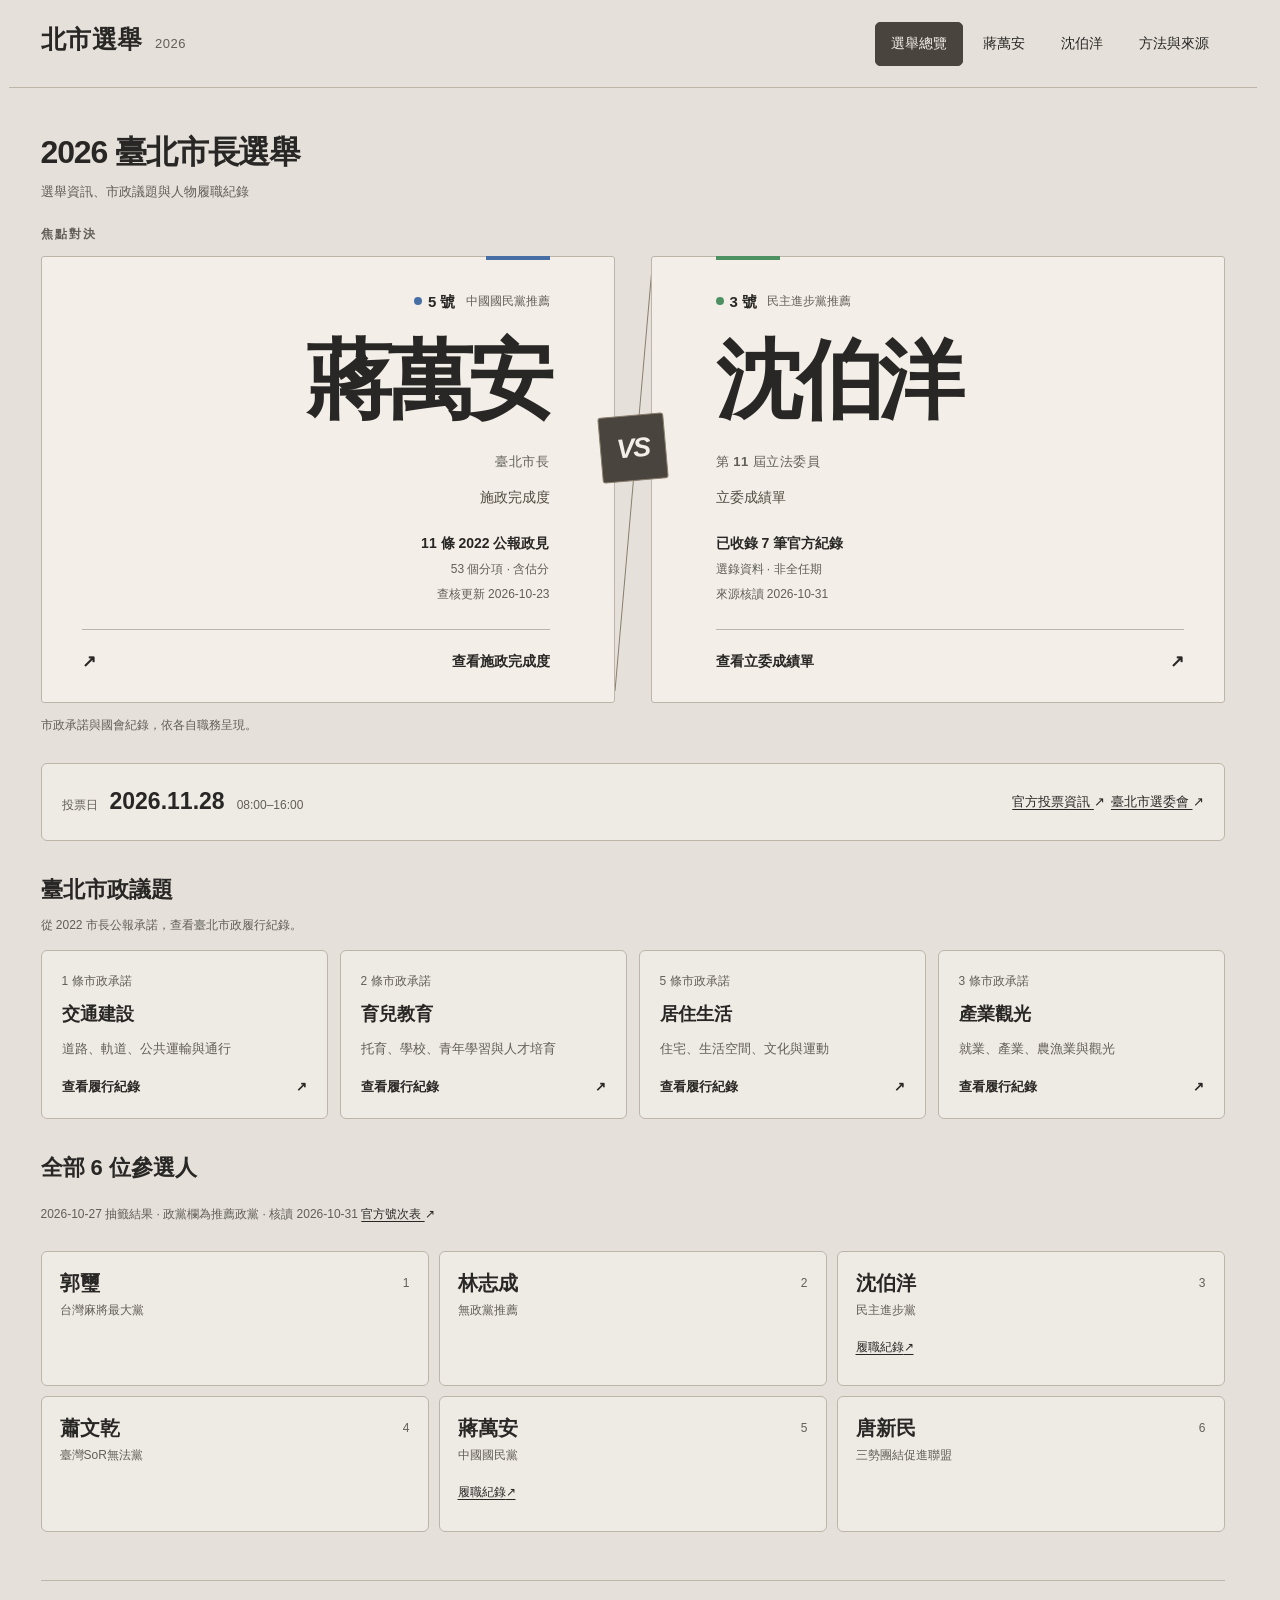
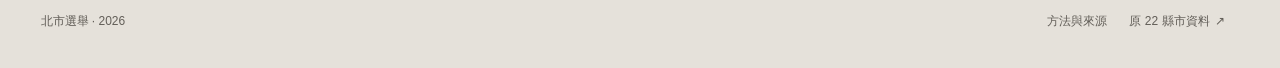
<file: index.html>
<!doctype html>
<html lang="zh-Hant">
<head>
<meta charset="utf-8">
<meta name="viewport" content="width=device-width, initial-scale=1">
<meta name="theme-color" content="#e5e1da">
<meta name="description" content="查看 2026 臺北市長選舉資訊、臺北市政議題與人物履職紀錄，逐項核對官方來源與資料日期。">
<title>2026 臺北市長選舉｜北市選舉</title>
<link rel="canonical" href="https://deyugogo.github.io/civic-promises-site/">
<link rel="icon" type="image/svg+xml" href="./favicon.svg">
<meta property="og:type" content="website">
<meta property="og:locale" content="zh_TW">
<meta property="og:site_name" content="北市選舉">
<meta property="og:title" content="2026 臺北市長選舉｜北市選舉">
<meta property="og:description" content="查看 2026 臺北市長選舉資訊、臺北市政議題與人物履職紀錄，逐項核對官方來源與資料日期。">
<meta property="og:url" content="https://deyugogo.github.io/civic-promises-site/">
<meta name="twitter:card" content="summary">
<meta name="twitter:title" content="2026 臺北市長選舉｜北市選舉">
<meta name="twitter:description" content="查看 2026 臺北市長選舉資訊、臺北市政議題與人物履職紀錄，逐項核對官方來源與資料日期。">
<link rel="stylesheet" href="./focus.css">
<script type="module" src="./focus.js"></script>
</head>
<body>
<a class="skip-link" href="#main">跳至主要內容</a>
<header class="site-header">
  <a class="brand" href="#home" aria-label="北市選舉，回選舉總覽"><span>北市選舉</span><small>2026</small></a>
  <nav class="main-nav" aria-label="主要導覽">
    <a href="#home" aria-current="page">選舉總覽</a>
    <a href="#mayor">蔣萬安</a>
    <a href="#legislator">沈伯洋</a>
    <a href="#method">方法與來源</a>
  </nav>
</header>
<main id="main" tabindex="-1">
  <div id="load-state" class="load-state" role="status" aria-live="polite">
    <span id="load-message">正在載入資料…</span>
    <button id="retry-load" class="secondary-button" type="button" hidden>重新載入</button>
  </div>

  <section id="home" class="page home-page" aria-labelledby="home-title">
    <div class="home-heading">
      <h1 id="home-title">2026 臺北市長選舉</h1>
      <p class="page-lead">選舉資訊、市政議題與人物履職紀錄</p>
    </div>
    <section class="home-section matchup-section" aria-labelledby="profiles-title">
      <h2 id="profiles-title">焦點對決</h2>
      <div class="matchup-stage">
        <div id="profile-cards" class="profile-grid matchup-grid" aria-label="選擇人物履職紀錄"></div>
        <div class="matchup-versus" aria-hidden="true">VS</div>
      </div>
      <div id="home-coverage" class="coverage-note home-coverage"></div>
    </section>
    <div id="election-info" class="election-info"></div>
    <section class="home-section home-issues" aria-labelledby="issues-title">
      <h2 id="issues-title">臺北市政議題</h2>
      <p class="section-meta">從 2022 市長公報承諾，查看臺北市政履行紀錄。</p>
      <div id="election-topics" class="topic-grid"></div>
    </section>
    <section class="home-section candidate-section" aria-labelledby="candidates-title">
      <h2 id="candidates-title">全部 6 位參選人</h2>
      <p id="candidate-list-meta" class="section-meta"></p>
      <div id="election-candidates" class="candidate-grid"></div>
    </section>
  </section>

  <section id="mayor" class="page" hidden aria-labelledby="mayor-title">
    <div class="page-heading">
      <p class="eyebrow"><i class="identity-dot mayor-dot" aria-hidden="true"></i>臺北市政</p>
      <h1 id="mayor-title">蔣萬安的施政完成度</h1>
      <div id="mayor-meta" class="page-meta"></div>
    </div>
    <div id="mayor-stats" class="stat-grid" aria-label="市政承諾資料統計"></div>
    <div class="filters-panel">
      <div id="mayor-topic-filters" class="filter-list" role="group" aria-label="市政議題篩選"></div>
      <label class="search-field" for="mayor-query"><span>搜尋政策</span><input id="mayor-query" type="search" placeholder="輸入政策或議題關鍵字" autocomplete="off"></label>
    </div>
    <p id="mayor-result" class="result-count" role="status" aria-live="polite"></p>
    <div id="mayor-list" class="record-list"></div>
    <div id="mayor-empty" class="empty-state" hidden>
      <span id="mayor-empty-message">沒有符合條件的政策。</span>
      <button id="mayor-clear" class="secondary-button" type="button">清除篩選</button>
    </div>
  </section>

  <section id="legislator" class="page" hidden aria-labelledby="legislator-title">
    <div class="page-heading">
      <p class="eyebrow"><i class="identity-dot legislator-dot" aria-hidden="true"></i>立法與監督</p>
      <h1 id="legislator-title">沈伯洋的立委成績單</h1>
      <div id="legislator-meta" class="page-meta"></div>
    </div>
    <div id="legislator-stats" class="stat-grid" aria-label="立法院工作收錄統計"></div>
    <div id="legislator-coverage" class="coverage-note"></div>
    <section id="legislator-index" class="record-index" aria-label="立法院資料索引"></section>
    <div class="filters-panel">
      <div id="legislator-filters" class="filter-list" role="group" aria-label="國會紀錄類別篩選"></div>
      <label class="search-field" for="legislator-query"><span>搜尋工作紀錄</span><input id="legislator-query" type="search" placeholder="輸入案件、發言或議題關鍵字" autocomplete="off"></label>
    </div>
    <p id="legislator-result" class="result-count" role="status" aria-live="polite"></p>
    <div id="legislator-list" class="record-list"></div>
    <div id="legislator-empty" class="empty-state" hidden>
      <span id="legislator-empty-message">沒有符合條件的工作紀錄。</span>
      <button id="legislator-clear" class="secondary-button" type="button">清除篩選</button>
    </div>
  </section>

  <section id="method" class="page method-page" hidden aria-labelledby="method-title">
    <div class="page-heading">
      <p class="eyebrow">資料範圍與判讀</p>
      <h1 id="method-title">方法與來源</h1>
      <p class="page-lead">依不同職權，分別呈現承諾進度與工作紀錄。</p>
    </div>
    <p class="coverage-note election-method-note">選舉資訊以選委會公告為準；履職紀錄按原職務呈現。</p>
    <div class="method-grid">
      <article class="method-card">
        <p class="profile-role">市政承諾</p>
        <h2>以適用分項計算進度</h2>
        <p>對照 2022 年臺北市長選舉公報，逐項核對承諾、完成條件與公開證據，依適用分項等權平均。</p>
        <p>有可用比例時採實際進度；資料不足時採公開的估分規則，並標示「約」與估分占比。缺證估 0% 表示暫未給完成分，不等於確認未實施。</p>
        <p>分數描述承諾執行進度；資料日期、分工與政策效果另列來源說明。</p>
      </article>
      <article class="method-card">
        <p class="profile-role">立法與監督</p>
        <h2>依案件、角色與程序記錄</h2>
        <p>依公開來源整理提案、質詢與監督工作，標出主提案、共同提案及其他參與角色。</p>
        <p>案件程序、個人行動與機關回應分別記錄。收錄件數依可核對的資料範圍計算，各項附日期與原始來源。</p>
        <p>國會紀錄以職權和程序呈現，不套用市政完成率，也不將程序結果全數歸功於單一立委。</p>
      </article>
    </div>
    <section class="sources-section" aria-labelledby="method-sources-title">
      <div class="section-heading"><h2 id="method-sources-title">資料來源</h2><a class="download-link" href="./data/focus.json" download>下載收錄資料 JSON <span aria-hidden="true">↗</span></a></div>
      <div id="method-sources" class="method-sources"></div>
    </section>
    <p class="archive-link"><a href="./counties.html">查看原 22 縣市資料 <span aria-hidden="true">↗</span></a></p>
  </section>
</main>
<footer class="site-footer">
  <span>北市選舉 · 2026</span>
  <div><a href="#method">方法與來源</a><a href="./counties.html">原 22 縣市資料 <span aria-hidden="true">↗</span></a></div>
</footer>
<dialog id="record-dialog" class="record-dialog" aria-labelledby="record-title">
  <div class="dialog-toolbar">
    <button id="record-back" class="back-button" type="button"><span aria-hidden="true">←</span> 返回列表</button>
    <button id="record-close" class="close-button" type="button" aria-label="關閉紀錄詳情">✕</button>
  </div>
  <div class="share-row">
    <button id="share-record" class="secondary-button" type="button">複製連結</button>
    <input id="share-url" type="text" readonly hidden aria-label="此紀錄的分享連結">
    <span id="share-status" role="status" aria-live="polite"></span>
  </div>
  <div id="record-content"></div>
</dialog>
<noscript><p class="noscript-note">請啟用 JavaScript 以瀏覽選舉資訊、人物紀錄與來源。</p></noscript>
</body>
</html>
</file>
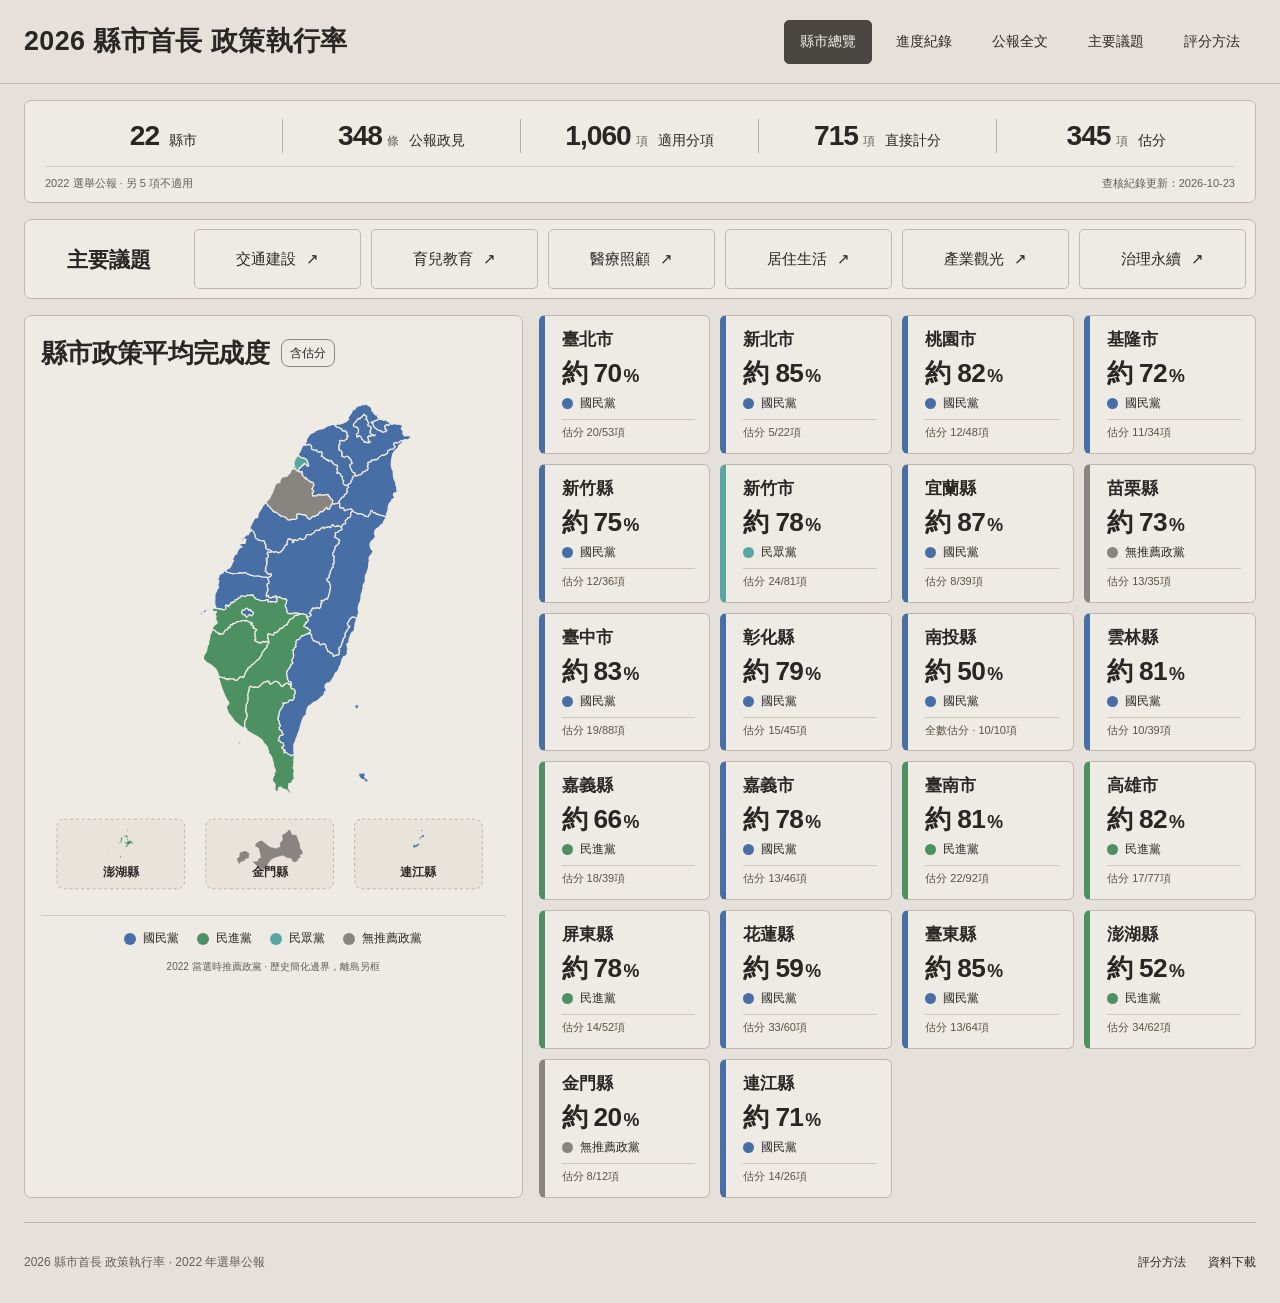
<file: counties.html>
<!doctype html>
<html lang="zh-Hant"><head>
<meta charset="utf-8">
<meta name="viewport" content="width=device-width, initial-scale=1">
<meta name="theme-color" content="#e5e1da">
<meta name="description" content="查看台灣 22 縣市、348 條公報政見的執行進度，公開分項證據、估分與查核日期。">
<title>2026 縣市首長 政策執行率</title>
<link rel="canonical" href="https://deyugogo.github.io/civic-promises-site/">
<link rel="icon" type="image/svg+xml" href="./favicon.svg">
<meta property="og:type" content="website">
<meta property="og:locale" content="zh_TW">
<meta property="og:site_name" content="2026 縣市首長 政策執行率">
<meta property="og:title" content="2026 縣市首長 政策執行率">
<meta property="og:description" content="查看台灣 22 縣市、348 條公報政見的執行進度，公開分項證據、估分與查核日期。">
<meta property="og:url" content="https://deyugogo.github.io/civic-promises-site/">
<meta name="twitter:card" content="summary">
<meta name="twitter:title" content="2026 縣市首長 政策執行率">
<meta name="twitter:description" content="查看台灣 22 縣市、348 條公報政見的執行進度，公開分項證據、估分與查核日期。">
<link rel="stylesheet" href="./style.css"><script type="module" src="./app.js"></script>
</head>
<body><a class="skip" href="#main">跳至主要內容</a>
<header><a class="brand" href="#home" aria-label="2026 縣市首長 政策執行率，回首頁"><span>2026 縣市首長 政策執行率</span></a><nav aria-label="主要導覽"><a href="#home">縣市總覽</a><a href="#attainment">進度紀錄</a><a href="#bulletins">公報全文</a><a href="#promises">主要議題</a><a href="#method">評分方法</a></nav></header>
<main id="main" aria-busy="true" data-ready="false"><div id="dataset-status" class="dataset-status" role="status"><span id="dataset-message">正在載入政策資料…</span><button id="retry-data" class="secondary" type="button" hidden>重新載入</button></div><section id="home" class="home-view completion-home" aria-labelledby="home-title">
<div class="home-jumps" role="group" aria-label="首頁快速選擇"><button id="jump-counties" type="button" aria-controls="county-directory">選縣市 <span aria-hidden="true">↓</span></button><button id="jump-topics" type="button" aria-controls="home-topics">選議題 <span aria-hidden="true">↓</span></button></div>
<div id="home-data-summary" class="home-data-summary" aria-label="目前資料收錄範圍"></div>
<div id="home-topics" class="home-topics" tabindex="-1" aria-label="主要議題"><h2>主要議題</h2><button type="button" class="home-topic" data-home-topic="transport">交通建設 <span aria-hidden="true">↗</span></button><button type="button" class="home-topic" data-home-topic="education">育兒教育 <span aria-hidden="true">↗</span></button><button type="button" class="home-topic" data-home-topic="care">醫療照顧 <span aria-hidden="true">↗</span></button><button type="button" class="home-topic" data-home-topic="living">居住生活 <span aria-hidden="true">↗</span></button><button type="button" class="home-topic" data-home-topic="economy">產業觀光 <span aria-hidden="true">↗</span></button><button type="button" class="home-topic" data-home-topic="governance">治理永續 <span aria-hidden="true">↗</span></button></div>
<div class="completion-atlas"><div class="completion-map"><div class="atlas-heading"><div><h1 id="home-title">縣市政策平均完成度</h1><p>含估分</p></div></div><details id="home-map-toggle" class="home-map-toggle" open><summary><span>縣市地圖</span><span class="map-toggle-open" aria-hidden="true">展開 ＋</span><span class="map-toggle-close" aria-hidden="true">收合 −</span></summary><div class="home-map-content"><div id="taiwan-map" class="taiwan-map" aria-label="各縣市政策平均完成度（含保守估分）地圖"></div><div class="map-key" aria-label="2022 當選時推薦政黨圖例"><span class="party-kmt"><i class="party-dot" aria-hidden="true"></i>國民黨</span><span class="party-dpp"><i class="party-dot" aria-hidden="true"></i>民進黨</span><span class="party-tpp"><i class="party-dot" aria-hidden="true"></i>民眾黨</span><span class="party-none"><i class="party-dot" aria-hidden="true"></i>無推薦政黨</span></div><p class="completion-map-note">2022 當選時推薦政黨 · 歷史簡化邊界，離島另框</p></div></details></div><div class="county-panel"><p class="directory-intro">縣市列表</p><div id="county-directory" class="completion-counties" tabindex="-1" aria-label="22縣市政策平均完成度（含保守估分）"></div></div></div>
<p id="home-status" class="home-status" role="status"></p></section>
<section id="search-tools" class="search-tools" hidden><p class="muted">共 <span id="loaded-count">—</span> 條政見</p><form id="filters" class="filters" role="search"><label class="search-label"><span>搜尋縣市、政見或首長</span><input id="query" type="search" placeholder="例如：臺南、社會住宅、交通…" autocomplete="off"></label><label><span>縣市篩選</span><select id="county"><option value="">全部 22 縣市</option></select></label><button class="reset" type="reset">清除篩選</button></form></section><section id="ranking" class="section" hidden><div class="section-heading"><div><p class="eyebrow">RANKING / 達成率排行</p><h2>達成率排行榜</h2></div><a class="small-link" href="#method">評分方法 ↗</a></div>
<p id="coverage-warning" class="muted">未提供縣市排名。</p>

<div class="list-caption"><span id="county-result" aria-live="polite"></span><span>固定顯示順序，非成績排序</span></div>
<div class="table-wrap"><table><caption class="sr-only">各縣市政見追蹤狀態，目前不提供成績排名</caption><thead><tr><th scope="col">名次</th><th scope="col">縣市</th><th scope="col">總體完成率</th><th scope="col">資料狀態</th><th scope="col">收錄政見</th><th scope="col"><span class="sr-only">查看資料</span></th></tr></thead><tbody id="county-rows"></tbody></table></div><div id="county-empty" class="empty" hidden>找不到符合條件的縣市，請調整關鍵字或清除篩選。</div>
</section>
<section id="promises" class="section topics-view" hidden aria-labelledby="topics-title"><div class="section-heading"><h2 id="topics-title">主要議題</h2><button id="topic-all" class="topic-all" type="button" aria-pressed="true" aria-controls="promise-list">全部議題</button></div><div id="topic-filters" class="topic-filters" role="group" aria-label="議題篩選"></div><div class="list-caption topic-results-caption"><span id="promise-result" aria-live="polite"></span><label class="stage-label" id="stage-filter">執行階段 <select id="stage"><option value="">全部階段</option></select></label><span id="updated-at">統計日期：尚未提供</span></div><div id="promise-list" class="topic-groups"></div><div id="promise-empty" class="empty"><span id="promise-empty-message">目前沒有可顯示的政見資料。</span><button id="promise-empty-reset" class="secondary" type="button">清除篩選</button></div></section>
<section id="attainment" class="section attainment-view" hidden aria-labelledby="attainment-title"><div class="section-heading"><div><h2 id="attainment-title">進度紀錄</h2></div><a class="small-link" href="#home">回到地圖 ↗</a></div><div class="attainment-stats" aria-label="目前搜尋範圍的資料狀態"><div><strong id="attainment-total">0</strong><span>已收錄政見</span></div><div><strong id="attainment-known">0</strong><span>進度／狀態有據</span></div><div><strong id="attainment-pending">0</strong><span>進度證據待補</span></div><div><strong id="attainment-measurable">0</strong><span>有百分比（含分項）</span></div></div><p class="collection-update" id="attainment-coverage"></p><div class="attainment-toolbar"><span id="attainment-result" role="status"></span><label for="attainment-kind">顯示 <select id="attainment-kind"><option value="">全部項目</option><option value="completed">措施／里程碑完成</option><option value="measurable">已有百分比</option><option value="followup" id="attainment-followup-option">近期查核</option><option value="rechecked">已有查核紀錄</option><option value="progress">進度／狀態有據</option><option value="updates">含日期的進度／背景</option><option value="observed">現況數值</option><option value="milestone">政策／里程碑</option><option value="limited">量化子指標</option><option value="zero">未實施 · 0%（含分項）</option><option value="unknown">進度證據待補</option></select></label></div><div id="attainment-list" class="attainment-grid"></div><div id="attainment-empty" class="empty" hidden><span id="attainment-empty-message">沒有符合條件的項目，請調整篩選。</span><button id="attainment-empty-reset" class="secondary" type="button">清除篩選</button></div></section>
<section id="bulletins" class="section" hidden aria-labelledby="bulletin-title"><div class="section-heading"><div><h2 id="bulletin-title">選舉公報全文</h2></div><a class="small-link" href="./data/complete-bulletins.json" download>下載全文與查核 ↗</a></div><p id="bulletin-summary" class="collection-update"></p><div id="bulletin-library" class="bulletin-library"></div></section>
<section id="method" class="section method" hidden>
<div class="section-heading"><div><h2>評分方法</h2><p class="muted">GPT6協助判讀公開證據。</p></div><span class="version">2026-10-23</span></div>
<div class="method-principles">
<article><h3>依公開證據</h3><p>對照公報承諾與實際進度，各項附來源與日期。</p></article>
<article><h3>分項等權平均</h3><p>政見與縣市分數，均以適用分項的分數加總、除以分項數。</p></article>
<article><h3>估分標示「約」</h3><p>資料不足時採保守估分；缺證估0%不等於確認未做。</p></article>
<article><h3>只看承諾進度</h3><p>分數不代表施政成效或滿意度，也不作人物排名。</p></article>
</div>
<p id="method-data-summary" class="method-data-summary"></p>
<details><summary>計分與估分細則</summary>
<p>完成100%；確認未實施0%；施工採同範圍的實際比例。整條政見須所有適用分項均有完成證據，才算100%。</p>
<p>缺少可用比例時：缺證估0%、規劃10%、核定／預算／招標25%、施工或部分施行50%、主要工作完成75%。估分是本站判斷，不是官方施工率或客觀測量。</p>
<p>局部指標不代表整項進度；比例只有下限時標示「至少」，並採下限估分。歷史施工或服務不代表現況；一次性建置、研議已完成者保留完成分，另列日期與後續狀態。</p>
<p>資料完整度、承諾難度與拆項方式會影響平均；官方自述不等於獨立查核，跨任期及共同執行的責任另列。</p>
</details>
<details><summary>評分研究來源</summary><div id="method-research"></div></details>
<p><a href="./data/policy-progress.json" download>分項資料 JSON ↗</a> · <a href="./data/scoring-research.json" download>評分研究 JSON ↗</a></p>
<details><summary>地圖來源與配色</summary><p><a href="https://github.com/g0v/twgeojson/tree/85212c5cff73b706730e624024120b134c15f861" target="_blank" rel="noopener noreferrer">g0v / twgeojson</a>（<a href="https://creativecommons.org/publicdomain/zero/1.0/" target="_blank" rel="noopener noreferrer">CC0 1.0</a>）歷史簡化邊界；離島另框縮放。配色依2022當選時推薦政黨，不代表現任黨籍或成績。</p></details></section>
<section id="data-tools" class="section data-tools" hidden><div><h2>資料下載</h2></div><div class="data-actions"><a class="small-link" href="./data/policy-progress.json" download>下載分項進度與評分 ↗</a><a class="small-link" href="./data/collection.json" download>下載全部收錄承諾 ↗</a><a class="small-link" href="./data/complete-bulletins.json" download>下載公報原文與整條查核紀錄 ↗</a></div><details class="local-data"><summary>自訂資料</summary><p>匯入內容僅在此頁使用，不會上傳或儲存；重新整理後恢復本站資料。</p><button class="secondary" id="import-trigger" type="button">匯入 JSON</button><input id="import-file" type="file" accept="application/json,.json" class="sr-only"><button id="restore" class="secondary">恢復本站資料</button><p><a href="./data/schema.json" download>資料格式</a> · <a href="./data/empty-template.json" download>空白範本</a></p></details><p id="load-status" class="load-status" role="status"></p></section>
</main><footer><span>2026 縣市首長 政策執行率 · 2022 年選舉公報</span><div><a href="#method">評分方法</a><a href="#data-tools">資料下載</a></div></footer>
<dialog id="city-sheet" class="city-sheet" aria-labelledby="city-title"><div class="dialog-top"><span class="eyebrow">政策列表</span><button class="close" aria-label="關閉縣市資料">✕</button></div><div id="city-content"></div></dialog>
<dialog id="detail" aria-labelledby="detail-title"><div class="dialog-top"><button id="detail-back" class="detail-back" type="button">← 返回項目</button><span class="eyebrow">政策詳情</span><button class="close" aria-label="關閉證據詳情">✕</button></div><div class="policy-share"><button id="copy-policy-link" class="secondary" type="button">複製連結</button><input id="policy-share-url" type="text" readonly hidden aria-label="此政策的分享連結"><span id="policy-share-status" role="status" aria-live="polite"></span></div><div id="detail-content"></div></dialog>

<noscript><style>#dataset-status{display:none!important}</style><p class="notice">請啟用 JavaScript 以瀏覽政見資料。</p></noscript></body></html>
</file>
<file: focus.css>
:root {
  color-scheme: light;
  --paper: #e5e1da;
  --surface: #eeeae4;
  --surface-raised: #f3efe8;
  --surface-muted: #dcd5ca;
  --ink: #292725;
  --muted: #625e58;
  --line: #bdb5a9;
  --line-strong: #897e6e;
  --strong: #49443e;
  --focus: #69553d;
  --mayor: #476fa6;
  --legislator: #4d9163;
  --radius: 8px;
}
* { box-sizing: border-box; }
html { scroll-behavior: smooth; scrollbar-gutter: stable; }
body { margin: 0; background: var(--paper); color: var(--ink); font: 16px/1.75 -apple-system, BlinkMacSystemFont, "PingFang TC", "Microsoft JhengHei", sans-serif; }
button, input, select, textarea { font: inherit; }
button, a { -webkit-tap-highlight-color: transparent; touch-action: manipulation; }
button { cursor: pointer; }
button:disabled { cursor: not-allowed; opacity: .65; }
a { color: inherit; text-underline-offset: .22em; text-decoration-thickness: 1px; }
button, input, select { min-height: 44px; }
button:focus-visible, a:focus-visible, input:focus-visible, select:focus-visible, summary:focus-visible { outline: 3px solid var(--focus); outline-offset: 4px; }
[hidden] { display: none !important; }
h1, h2, h3, h4, p { margin-top: 0; }
h1, h2, h3, h4 { color: var(--ink); }
h1 { margin-bottom: 12px; font-size: clamp(30px, 3.5vw, 44px); font-weight: 750; line-height: 1.35; letter-spacing: -.035em; overflow-wrap: anywhere; }
h2 { margin-bottom: 12px; font-size: 23px; font-weight: 700; line-height: 1.5; }
h3 { font-size: 18px; font-weight: 650; line-height: 1.6; }
p { margin-bottom: 14px; }
button, input, select, .profile-card, .record-card, .candidate-card, .topic-card { min-width: 0; }
input, select { width: 100%; padding: 10px 13px; border: 1px solid var(--line-strong); border-radius: 5px; color: var(--ink); background: var(--surface-raised); font-size: 16px; }
input::placeholder { color: #756d62; opacity: 1; }
input[readonly] { color: var(--muted); }
button { border: 1px solid var(--line-strong); border-radius: 5px; color: var(--ink); background: var(--surface); }
button:hover { background: var(--surface-muted); }
.skip-link { position: absolute; top: -100px; left: 20px; z-index: 10; padding: 10px 16px; background: var(--surface-raised); border: 1px solid var(--ink); border-radius: 4px; }
.skip-link:focus { top: 12px; }
.site-header { width: min(100%, 1248px); min-height: 88px; margin: auto; padding: 18px 32px; display: flex; align-items: center; justify-content: space-between; gap: 18px 30px; border-bottom: 1px solid var(--line); }
.brand { display: inline-flex; align-items: baseline; gap: 12px; min-height: 44px; flex-shrink: 0; font-size: 25px; font-weight: 750; line-height: 1.4; letter-spacing: .025em; text-decoration: none; }
.brand small { color: var(--muted); font: 500 13px/1.4 Arial, sans-serif; letter-spacing: .04em; }
.main-nav { display: flex; flex-wrap: wrap; gap: 4px; align-items: center; }
.main-nav a { display: inline-flex; align-items: center; justify-content: center; min-height: 44px; padding: 8px 15px; border: 1px solid transparent; border-radius: 5px; font-size: 14px; font-weight: 550; text-decoration: none; white-space: nowrap; }
.main-nav a:hover { background: var(--surface-muted); }
.main-nav a[aria-current="page"], .main-nav a.is-active { color: var(--surface-raised); background: var(--strong); border-color: var(--strong); }
main { width: min(100%, 1248px); min-height: calc(100dvh - 190px); margin: auto; padding: 0 32px; }
main:focus, .page[tabindex="-1"]:focus { outline: none; }
.page { padding: 34px 0 48px; }
.home-page { padding-top: 42px; }
.home-heading { margin-bottom: 22px; }
.home-heading h1 { font-size: clamp(24px, 2.6vw, 32px); letter-spacing: -.035em; line-height: 1.4; margin-bottom: 5px; }
.home-heading .page-lead { font-size: 13px; }
.election-info { display: flex; flex-wrap: wrap; align-items: center; justify-content: space-between; gap: 6px 24px; padding: 16px 20px; border: 1px solid var(--line); border-radius: 6px; background: var(--surface); }
.election-info:empty, .section-meta:empty { display: none; }
.election-info > div:first-child { display: flex; flex-wrap: wrap; align-items: baseline; gap: 3px 12px; min-width: 0; }
.election-date { display: block; min-width: 0; margin: 0; color: var(--ink); font-size: 23px; font-weight: 650; line-height: 1.7; font-variant-numeric: tabular-nums; }
.election-date strong, .election-date time { color: var(--ink); font-size: 23px; font-weight: 650; font-variant-numeric: tabular-nums; }
.election-source { display: inline-flex; flex-wrap: wrap; align-items: center; gap: 6px; min-width: 0; min-height: 44px; margin: 0; font-size: 13px; line-height: 1.7; overflow-wrap: anywhere; }
.election-source a, a.election-source { min-height: 44px; align-content: center; }
.election-meta { min-width: 0; margin: 0; color: var(--muted); font-size: 12px; line-height: 1.8; overflow-wrap: anywhere; }
.election-info > .election-meta { flex-basis: 100%; }
.home-section { margin-top: 32px; }
.home-section > h2 { margin-bottom: 14px; font-size: 22px; }
.section-meta { margin: -5px 0 14px; color: var(--muted); font-size: 12px; line-height: 1.8; overflow-wrap: anywhere; }
.section-meta a { display: inline-block; min-height: 44px; align-content: center; }
.candidate-grid { display: grid; grid-template-columns: repeat(3, minmax(0, 1fr)); gap: 10px; }
.candidate-card { position: relative; display: grid; grid-template-columns: minmax(0, 1fr) auto; align-content: start; align-items: baseline; gap: 2px 12px; padding: 16px 18px; border: 1px solid var(--line); border-radius: 6px; background: var(--surface); overflow-wrap: anywhere; }
.candidate-name { grid-column: 1; color: var(--ink); font-size: 20px; line-height: 1.5; font-weight: 650; }
.candidate-party { grid-column: 1; color: var(--muted); font-size: 12px; line-height: 1.7; }
.candidate-number { grid-column: 2; grid-row: 1; align-self: center; color: var(--muted); font-size: 12px; line-height: 1.5; font-variant-numeric: tabular-nums; }
.candidate-record { grid-column: 2; grid-row: 1 / 3; align-self: center; display: inline-flex; align-items: center; min-height: 44px; font-size: 12px; line-height: 1.6; text-underline-offset: .25em; }
.candidate-card:has(.candidate-number) .candidate-record { grid-column: 1 / -1; grid-row: 3; justify-self: start; margin-top: 3px; }
.topic-grid { display: grid; grid-template-columns: repeat(4, minmax(0, 1fr)); gap: 12px; }
.topic-card { display: flex; flex-direction: column; align-items: flex-start; gap: 8px; min-height: 160px; padding: 20px; border: 1px solid var(--line); border-radius: 6px; background: var(--surface); text-decoration: none; overflow-wrap: anywhere; transition: background .15s ease, border-color .15s ease; }
.topic-card:hover { background: var(--surface-raised); border-color: var(--line-strong); }
.topic-title { display: block; margin: 0; color: var(--ink); font-size: 18px; font-weight: 650; line-height: 1.6; }
.topic-summary { margin: 0; color: var(--muted); font-size: 13px; line-height: 1.8; }
.topic-count { color: var(--muted); font-size: 12px; line-height: 1.7; font-variant-numeric: tabular-nums; }
.topic-action { display: flex; align-items: center; justify-content: space-between; align-self: stretch; gap: 8px; margin-top: auto; padding-top: 8px; color: var(--ink); font-size: 13px; line-height: 1.7; font-weight: 600; }
.eyebrow { display: flex; align-items: center; gap: 8px; color: var(--muted); font-size: 12px; font-weight: 600; letter-spacing: .12em; line-height: 1.6; margin-bottom: 12px; }
.page-lead { max-width: 720px; margin: 0; color: var(--muted); font-size: 16px; line-height: 1.8; }
.page-heading { margin-bottom: 24px; }
.page-meta, .profile-meta, .record-meta { color: var(--muted); font-size: 13px; line-height: 1.8; overflow-wrap: anywhere; }
.page-meta { display: flex; align-items: center; flex-wrap: wrap; gap: 4px 10px; }
.page-meta > .identity-dot { align-self: center; }
.page-meta > span:not(.identity-dot) { min-width: 0; }
.page-meta > .source-link { margin-left: 6px; font-size: 12px; }
.page-meta:empty, .coverage-note:empty, .record-index:empty, .result-count:empty { display: none; }
.page-meta p:last-child, .profile-meta p:last-child, .record-meta p:last-child { margin-bottom: 0; }
.identity-dot { display: inline-block; width: 8px; height: 8px; border-radius: 50%; flex: none; }
.mayor-dot { background: var(--mayor); }.legislator-dot { background: var(--legislator); }
.profile-grid { display: grid; grid-template-columns: repeat(2, minmax(0, 1fr)); gap: 20px; }
.profile-card { --identity: #8a8174; display: flex; flex-direction: column; align-items: flex-start; position: relative; min-height: 252px; padding: 28px 30px 24px; border: 1px solid var(--line); border-top: 4px solid var(--identity); border-radius: var(--radius); background: var(--surface); color: var(--ink); text-decoration: none; text-align: left; transition: background .15s ease, border-color .15s ease; }
.profile-card:hover { background: var(--surface-raised); border-color: var(--line-strong); border-top-color: var(--identity); }
.mayor-card { --identity: var(--mayor); }.legislator-card { --identity: var(--legislator); }
.profile-role { display: block; margin: 0 0 10px; color: var(--muted); font-size: 12px; font-weight: 550; line-height: 1.65; letter-spacing: .04em; }
.profile-name { display: block; margin: 0 0 12px; font-size: 34px; line-height: 1.35; font-weight: 750; letter-spacing: -.025em; }
.profile-description { margin: 0 0 16px; font-size: 14px; line-height: 1.85; color: #514a40; }
.profile-meta { display: grid; gap: 3px; width: 100%; margin-bottom: 20px; }
.profile-meta > strong, .profile-meta > span { display: block; min-width: 0; }
.profile-meta > strong { color: var(--ink); font-size: 14px; font-weight: 650; }
.profile-action { display: flex; align-items: center; justify-content: space-between; align-self: stretch; gap: 12px; margin-top: auto; padding-top: 15px; border-top: 1px solid #c8c0b4; font-size: 14px; font-weight: 650; line-height: 1.6; }
.profile-action svg, .profile-action .arrow { flex: none; }
.matchup-section { margin-top: 0; margin-bottom: 26px; }
.matchup-section > h2 { margin: 0 0 13px; font-size: 12px; font-weight: 650; letter-spacing: .18em; color: var(--muted); }
.matchup-stage { position: relative; isolation: isolate; }
.matchup-stage::before { content: ""; position: absolute; z-index: -1; top: 12px; bottom: 12px; left: 50%; width: 1px; background: var(--line-strong); transform: skewX(-5deg); pointer-events: none; }
.matchup-grid { grid-template-columns: repeat(2, minmax(0, 1fr)); gap: 36px; align-items: stretch; }
.matchup-grid .profile-card { min-height: 420px; padding: 30px 40px 25px; border: 1px solid var(--line); border-top: 1px solid var(--line); border-radius: 3px; background: var(--surface-raised); }
.matchup-grid .profile-card::before { content: ""; position: absolute; top: -1px; width: 64px; height: 4px; background: var(--identity); }
.matchup-grid .profile-card:hover { border-color: var(--line-strong); background: #f7f3ed; }
.matchup-grid .profile-card:first-child { align-items: flex-end; padding-right: 64px; text-align: right; }
.matchup-grid .profile-card:first-child::before { right: 64px; }
.matchup-grid .profile-card:last-child { align-items: flex-start; padding-left: 64px; text-align: left; }
.matchup-grid .profile-card:last-child::before { left: 64px; }
.duel-meta { display: flex; flex-wrap: wrap; align-items: center; gap: 8px 10px; margin: 0 0 16px; color: var(--muted); font-size: 12px; line-height: 1.6; }
.ballot-number { display: inline-flex; align-items: center; gap: 6px; min-height: 28px; color: var(--ink); font-size: 15px; line-height: 1.4; font-weight: 700; font-variant-numeric: tabular-nums; white-space: nowrap; }
.ballot-number::before { content: ""; flex: none; width: 8px; height: 8px; border-radius: 50%; background: var(--identity, var(--strong)); }
.profile-party { display: block; max-width: 100%; overflow-wrap: anywhere; }
.matchup-grid .profile-card:first-child .duel-meta { justify-content: flex-end; }
.matchup-grid .profile-role { margin: 0 0 12px; font-size: 13px; line-height: 1.7; }
.matchup-grid .profile-name { width: 100%; margin: 0 0 21px; font-size: clamp(64px, 6.7vw, 90px); font-weight: 800; line-height: 1.15; letter-spacing: -.055em; white-space: nowrap; }
.matchup-grid .profile-description { max-width: 350px; margin: 0 0 20px; font-size: 14px; line-height: 1.85; }
.matchup-grid .profile-meta { margin: 0 0 24px; font-size: 12px; line-height: 1.8; }
.matchup-grid .profile-meta > strong { font-size: 14px; font-weight: 650; }
.matchup-grid .profile-action { min-height: 48px; padding-top: 15px; gap: 10px; border-top-color: var(--line); font-size: 14px; }
.matchup-grid .profile-card:first-child .profile-action { flex-direction: row-reverse; }
.matchup-grid .profile-action > span[aria-hidden] { flex: none; font-size: 17px; }
.matchup-versus { position: absolute; z-index: 1; top: 43%; left: 50%; display: flex; align-items: center; justify-content: center; width: 66px; height: 66px; border: 1px solid var(--line-strong); border-radius: 3px; background: var(--strong); color: var(--surface-raised); font: italic 800 27px/1 Arial, sans-serif; letter-spacing: -.06em; transform: translate(-50%, -50%) rotate(-5deg); pointer-events: none; }
.matchup-stage:has(.matchup-grid:empty)::before, .matchup-stage:has(.matchup-grid:empty) .matchup-versus { display: none; }
.coverage-note { padding: 16px 18px; margin: 20px 0; border-left: 3px solid #9b8d79; background: #ded7cb; color: #5b5143; font-size: 13px; line-height: 1.8; overflow-wrap: anywhere; }
.coverage-note p:last-child { margin-bottom: 0; }
.home-coverage { border: 0; background: none; margin: 12px 0 0; padding: 0; color: var(--muted); font-size: 12px; line-height: 1.8; }
.stat-grid { display: grid; grid-template-columns: repeat(auto-fit, minmax(155px, 1fr)); gap: 12px; margin: 0 0 24px; }
.stat-card { display: flex; flex-direction: column; justify-content: center; gap: 6px; min-height: 112px; padding: 18px 20px; border: 1px solid var(--line); border-radius: 6px; background: var(--surface); }
.stat-value { display: block; font-size: 34px; font-weight: 700; line-height: 1.2; letter-spacing: -.03em; font-variant-numeric: tabular-nums; color: var(--ink); }
.stat-value small { font-size: 15px; font-weight: 500; margin-left: 3px; }
.stat-label { display: block; font-size: 12px; line-height: 1.65; color: var(--muted); }
.stat-card > small { font-size: 11px; line-height: 1.6; color: var(--muted); }
.filters-panel { display: grid; gap: 18px; padding: 20px; margin: 0 0 18px; border: 1px solid var(--line); border-radius: 6px; background: #eae4da; }
.filter-list { display: flex; flex-wrap: wrap; gap: 8px; align-items: center; }
.filter-list:empty { display: none; }
.filter-chip { display: inline-flex; align-items: center; justify-content: center; gap: 7px; min-height: 44px; padding: 8px 13px; font-size: 13px; font-weight: 500; line-height: 1.4; border: 1px solid #a79a87; border-radius: 5px; color: var(--ink); background: var(--surface-raised); }
.filter-chip[aria-pressed="true"], .filter-chip.is-active { color: var(--surface-raised); background: var(--strong); border-color: var(--strong); }
.filter-chip small { font-size: 11px; font-weight: 400; opacity: .85; }
.filter-chip > span { font-size: 11px; font-weight: 450; font-variant-numeric: tabular-nums; opacity: .85; }
.search-field { display: grid; gap: 6px; width: 100%; }
.search-field > span { color: var(--muted); font-size: 12px; font-weight: 550; }
.result-count { display: flex; align-items: center; flex-wrap: wrap; gap: 8px; margin: 16px 0 12px; color: var(--muted); font-size: 13px; }
.record-list { display: grid; grid-template-columns: repeat(2, minmax(0, 1fr)); gap: 16px; align-items: start; }
.record-card { padding: 21px 22px; border: 1px solid var(--line); border-radius: 7px; background: var(--surface); overflow-wrap: anywhere; }
.record-top { display: flex; align-items: baseline; justify-content: space-between; flex-wrap: wrap; gap: 8px 12px; margin-bottom: 12px; }
.record-role { color: var(--muted); font-size: 12px; line-height: 1.6; font-weight: 550; }
.record-date { color: var(--muted); font-size: 12px; line-height: 1.6; font-variant-numeric: tabular-nums; white-space: nowrap; }
.record-title { display: block; margin: 0 0 12px; color: var(--ink); font-size: 19px; line-height: 1.65; font-weight: 650; overflow-wrap: anywhere; }
.record-title a { text-decoration: none; }.record-title a:hover { text-decoration: underline; }
.record-summary { margin: 0 0 14px; color: #4d473e; font-size: 14px; line-height: 1.85; }
.record-meta { margin: 12px 0 0; padding-top: 10px; border-top: 1px solid #d0c7b9; font-size: 12px; }
.record-meta > span, .record-meta > time { display: block; }
.record-meta:empty { display: none; }
.score { display: inline-block; margin: 0; color: var(--ink); font-size: 30px; font-weight: 700; line-height: 1.2; letter-spacing: -.025em; font-variant-numeric: tabular-nums; white-space: nowrap; }
.score small { font-size: 15px; font-weight: 500; }
.record-link { display: inline-flex; align-items: center; gap: 8px; min-height: 44px; padding: 8px 0; margin-top: 10px; border: 0; border-radius: 3px; background: transparent; color: var(--ink); font-size: 14px; font-weight: 650; text-decoration: underline; text-underline-offset: .25em; }
.record-link:hover { color: #59462e; background: transparent; }
.record-title .record-link { display: block; width: 100%; min-height: 44px; margin: 0; padding: 0; font: inherit; letter-spacing: inherit; line-height: inherit; text-align: left; text-decoration: none; overflow-wrap: anywhere; }
.record-title .record-link:hover { text-decoration: underline; }
.record-title .record-link > span[aria-hidden] { display: inline-block; margin-left: .2em; color: var(--muted); font-size: .85em; }
.status-pill { display: inline-flex; align-items: center; min-height: 25px; padding: 3px 8px; border: 1px solid #b6a995; border-radius: 4px; background: #e1d8ca; color: #534838; font-size: 11px; font-weight: 500; line-height: 1.5; }
.record-meta > .status-pill { display: inline-block; max-width: 100%; margin-bottom: 6px; white-space: normal; overflow-wrap: anywhere; }
.record-index { margin: 0 0 24px; padding: 20px; border: 1px solid var(--line); border-radius: 6px; background: var(--surface); }
.record-index h2 { font-size: 20px; }.record-index h3 { font-size: 16px; margin-bottom: 8px; }
.record-index p { font-size: 13px; color: var(--muted); }
.record-index p:last-child { margin-bottom: 0; }
.record-index ul { margin: 12px 0 0; padding-left: 20px; font-size: 14px; }
.record-index li + li { margin-top: 8px; }
.index-note { display: grid; grid-template-columns: minmax(0, 1fr) auto; align-items: start; gap: 4px 18px; }
.index-note > strong { grid-column: 1; font-size: 14px; font-weight: 650; }
.index-note > span { grid-column: 1; font-size: 21px; font-weight: 650; line-height: 1.5; font-variant-numeric: tabular-nums; }
.index-note > .source-link { grid-column: 2; grid-row: 1 / 3; align-self: center; font-size: 13px; }
.index-note > small { grid-column: 1 / -1; display: block; margin-top: 5px; color: var(--muted); font-size: 12px; line-height: 1.8; overflow-wrap: anywhere; }
.index-grid { display: grid; grid-template-columns: repeat(auto-fit, minmax(180px, 1fr)); gap: 12px; }
.index-row { display: flex; flex-wrap: wrap; align-items: baseline; justify-content: space-between; gap: 8px 16px; padding: 10px 0; border-bottom: 1px solid #cfc5b6; }
.index-row:last-child { border-bottom: 0; }.index-label { font-size: 13px; color: var(--muted); }.index-value { font-size: 21px; font-weight: 650; font-variant-numeric: tabular-nums; }
.empty-state { display: flex; flex-direction: column; align-items: center; justify-content: center; gap: 16px; min-height: 180px; padding: 30px 22px; border: 1px dashed #a99d8a; border-radius: 7px; background: var(--surface); color: var(--muted); text-align: center; font-size: 14px; }
.secondary-button { display: inline-flex; align-items: center; justify-content: center; gap: 8px; min-height: 44px; padding: 9px 14px; border: 1px solid var(--line-strong); border-radius: 5px; background: var(--surface-raised); color: var(--ink); font-size: 13px; font-weight: 550; text-decoration: none; }
.secondary-button:hover { background: var(--surface-muted); }
.load-state { display: flex; align-items: center; justify-content: space-between; flex-wrap: wrap; gap: 12px; padding: 15px 18px; margin-top: 24px; border: 1px solid var(--line); border-radius: 6px; background: var(--surface); color: var(--muted); font-size: 14px; }
.load-state.error, .load-state[data-state="error"] { border-color: #a78d70; color: #694e32; }
.method-grid { display: grid; grid-template-columns: repeat(2, minmax(0, 1fr)); gap: 20px; }
.method-card { padding: 24px; border: 1px solid var(--line); border-radius: 7px; background: var(--surface); }
.method-card h2 { font-size: 22px; margin-bottom: 16px; }.method-card p { font-size: 14px; line-height: 1.95; color: #514a40; }.method-card p:last-child { margin-bottom: 0; }
.method-card .profile-role { font-size: 12px; color: var(--muted); }
.sources-section { margin-top: 32px; }
.section-heading { display: flex; align-items: center; justify-content: space-between; flex-wrap: wrap; gap: 10px 20px; padding-bottom: 13px; margin-bottom: 8px; border-bottom: 1px solid var(--line-strong); }
.section-heading h2 { margin: 0; font-size: 22px; }.download-link { display: inline-flex; align-items: center; gap: 7px; min-height: 44px; font-size: 13px; }
.method-sources { overflow-wrap: anywhere; }.method-sources > p, .method-sources > ul { color: var(--muted); font-size: 14px; }
.source-list { margin: 6px 0 16px; }
.source-list > p { margin: 0; padding: 3px 0; border-bottom: 1px solid #cfc5b6; font-size: 14px; }
.source-list > p:last-child { border-bottom: 0; }
.archive-link { margin-top: 24px; font-size: 13px; color: var(--muted); }.archive-link a { display: inline-flex; align-items: center; min-height: 44px; }
.site-footer { width: min(calc(100% - 64px), 1184px); margin: 0 auto; padding: 19px 0 24px; border-top: 1px solid var(--line); display: flex; align-items: center; justify-content: space-between; flex-wrap: wrap; gap: 8px 24px; font-size: 12px; color: var(--muted); }
.site-footer > div { display: flex; align-items: center; flex-wrap: wrap; gap: 6px 22px; }.site-footer a { display: inline-flex; align-items: center; gap: 5px; min-height: 44px; text-decoration: none; }.site-footer a:hover { text-decoration: underline; }
.record-dialog { width: min(800px, calc(100% - 32px)); max-width: none; max-height: 90vh; max-height: 90dvh; margin: auto; padding: 26px 32px 30px; overflow: auto; overscroll-behavior: contain; border: 1px solid #a99b85; border-radius: 10px; background: var(--surface-raised); color: var(--ink); box-shadow: 0 24px 80px #30271c45; }
.record-dialog::backdrop { background: #30291f73; backdrop-filter: blur(3px); }
body:has(.record-dialog[open]) { overflow: hidden; }
.dialog-toolbar { display: flex; align-items: center; justify-content: space-between; gap: 16px; position: sticky; z-index: 2; top: -26px; margin: -12px 0 18px; padding: 12px 0; border-bottom: 1px solid var(--line); background: var(--surface-raised); }
.back-button { display: inline-flex; align-items: center; gap: 8px; padding: 7px 0; min-height: 44px; border: 0; background: transparent; color: var(--ink); font-size: 13px; }.back-button:hover { background: transparent; text-decoration: underline; }
.close-button { width: 44px; min-height: 44px; flex: none; border: 1px solid #a99b85; border-radius: 5px; background: #e2d8c9; font-size: 18px; }
.share-row { display: grid; grid-template-columns: auto minmax(0, 1fr); gap: 8px 12px; align-items: center; margin: 0 0 24px; }.share-row > button { justify-self: start; }.share-row > span { grid-column: 1 / -1; font-size: 12px; line-height: 1.65; color: var(--muted); }.share-row > span:empty { display: none; }.share-row > input { min-width: 0; font-size: 16px; }
#record-title { font-size: 27px; line-height: 1.6; font-weight: 700; margin: 0 0 14px; overflow-wrap: anywhere; }
#record-content > .record-role { margin-bottom: 8px; }#record-content > .record-meta { border: 0; padding: 0; margin: 0 0 20px; }
#record-content p, #record-content li, #record-content dd { overflow-wrap: anywhere; }
.detail-person { margin: 0 0 9px; color: var(--muted); font-size: 12px; line-height: 1.7; font-weight: 550; }
.detail-dates { display: grid; gap: 5px; margin: 16px 0 22px; padding: 0 0 14px; border-bottom: 1px solid var(--line); color: var(--muted); font-size: 12px; line-height: 1.8; }
.detail-dates > p { margin: 0; }
.detail-facts { display: grid; grid-template-columns: 140px minmax(0, 1fr); gap: 0 18px; margin: 20px 0; }
.detail-facts > dt, .detail-facts > dd { min-width: 0; margin: 0; padding: 10px 0; border-bottom: 1px solid #d0c4b1; line-height: 1.8; }
.detail-facts > dt { color: var(--muted); font-size: 12px; }
.detail-facts > dd { color: var(--ink); font-size: 14px; font-variant-numeric: tabular-nums; overflow-wrap: anywhere; }
.scope-note { margin: 22px 0; padding: 15px 18px; border-left: 3px solid #9b8d79; border-radius: 0 5px 5px 0; background: #e7dfd3; color: #5b5143; font-size: 13px; line-height: 1.85; }
.scope-note > p { margin: 0; }.scope-note > p + p { margin-top: 9px; }
.detail-score { display: flex; flex-wrap: wrap; align-items: baseline; gap: 8px 14px; margin: 22px 0; padding: 20px 22px; border: 1px solid #c1b49f; border-left: 4px solid #93816a; border-radius: 6px; background: #e3d8c7; }
.detail-score > strong, .detail-score > .score { font-size: 42px; line-height: 1.2; font-weight: 700; letter-spacing: -.025em; font-variant-numeric: tabular-nums; }.detail-score > span, .detail-score > small { font-size: 13px; line-height: 1.7; color: #5f513e; }.detail-score > p { flex-basis: 100%; margin: 4px 0 0; font-size: 14px; }
.detail-score.legislative-detail { display: block; background: #e8e0d4; }
.legislative-detail > .record-role { display: block; margin-bottom: 7px; }
.legislative-detail > .detail-status { display: block; font-size: 22px; line-height: 1.65; letter-spacing: 0; white-space: normal; overflow-wrap: anywhere; }
.legislative-detail > p { margin-top: 13px; line-height: 1.9; }
.evidence-section { margin-top: 26px; padding-top: 20px; border-top: 1px solid var(--line); }.evidence-section > h2, .evidence-section > h3 { font-size: 19px; margin: 0 0 14px; }.evidence-section > p { color: #4f4639; font-size: 15px; line-height: 1.9; }
.evidence-item { padding: 16px 0; border-bottom: 1px solid #d0c4b1; font-size: 14px; line-height: 1.85; }.evidence-item:last-child { border-bottom: 0; }.evidence-item h3, .evidence-item h4 { font-size: 16px; line-height: 1.7; margin: 0 0 8px; }.evidence-item p { margin: 8px 0; color: #5f5443; }.evidence-item small, .evidence-item time { display: block; color: var(--muted); font-size: 12px; line-height: 1.7; }
.evidence-list { margin: 16px 0 0; padding-left: 22px; }
.evidence-list > .evidence-item::marker { color: var(--muted); font-size: 12px; font-variant-numeric: tabular-nums; }
.evidence-item .record-top { align-items: baseline; margin-bottom: 10px; }
.evidence-item .record-top > h3 { flex: 1 1 160px; margin: 0; }
.evidence-item .record-top > strong { flex: none; font-size: 13px; line-height: 1.7; }
.evidence-item .record-meta { font-size: 12px; line-height: 1.8; }
.evidence-item details { margin-top: 10px; border-top: 1px solid #d0c4b1; padding-top: 4px; }
.limitations { margin: 12px 0; padding-left: 19px; color: #62533d; font-size: 13px; line-height: 1.85; }
.limitations li + li { margin-top: 5px; }
.evidence-source { margin: 12px 0 0; padding: 10px 0 12px; border-bottom: 1px solid #d0c4b1; }
.evidence-source:last-child { border-bottom: 0; padding-bottom: 0; }
.evidence-source > small { display: block; margin: 2px 0 0; color: var(--muted); font-size: 12px; line-height: 1.8; overflow-wrap: anywhere; }
.evidence-source > p { margin: 8px 0 0; color: #5f5443; font-size: 14px; line-height: 1.85; }
.source-link { display: inline-block; max-width: 100%; min-height: 44px; padding: 8px 0; color: var(--ink); font-weight: 550; overflow-wrap: anywhere; text-decoration: underline; }
.source-link > span[aria-hidden] { display: inline-block; white-space: nowrap; }
.detail-archive { margin: 20px 0 0; font-size: 13px; color: var(--muted); }
.detail-archive > a { display: inline-block; min-height: 44px; padding: 8px 0; }
blockquote { margin: 16px 0; padding: 16px 18px; border-left: 3px solid #9b896f; background: #e6ddcf; color: #4e4333; font-size: 15px; line-height: 1.9; white-space: pre-wrap; }
details.evidence-section { padding-bottom: 10px; }summary { min-height: 44px; cursor: pointer; align-content: center; font-size: 15px; font-weight: 600; }details p { margin-top: 14px; }
dl { margin: 16px 0; }dt { color: var(--muted); font-size: 12px; margin-top: 12px; }dd { margin: 4px 0 0; font-size: 14px; }
.noscript-note { max-width: 1184px; margin: 24px auto; padding: 18px; border: 1px solid var(--line-strong); background: var(--surface); }
.sr-only { position: absolute; width: 1px; height: 1px; padding: 0; margin: -1px; overflow: hidden; clip: rect(0, 0, 0, 0); white-space: nowrap; border: 0; }
@media (max-width: 860px) {
  .site-header { padding: 16px 24px; flex-wrap: wrap; gap: 12px; }
  .main-nav { gap: 3px; }.main-nav a { padding: 8px 12px; font-size: 13px; }
  main { padding: 0 24px; }.home-page { padding-top: 32px; }
  .profile-card { padding: 24px; min-height: 242px; }.profile-name { font-size: 31px; }
  .matchup-grid { gap: 28px; }.matchup-grid .profile-card { min-height: 390px; padding: 25px 24px 22px; }.matchup-grid .profile-card:first-child { padding-right: 36px; }.matchup-grid .profile-card:last-child { padding-left: 36px; }.matchup-grid .profile-card:first-child::before { right: 36px; }.matchup-grid .profile-card:last-child::before { left: 36px; }.matchup-grid .profile-name { font-size: clamp(45px, 7.2vw, 64px); }.matchup-grid .profile-role { font-size: 12px; }.matchup-versus { width: 54px; height: 54px; font-size: 23px; }
  .topic-grid { grid-template-columns: repeat(2, minmax(0, 1fr)); }.topic-card { min-height: 145px; }
  .candidate-card { padding: 15px; gap: 3px 8px; }.candidate-record { grid-column: 1 / -1; grid-row: 3; justify-self: start; margin-top: 3px; }
  .record-list { grid-template-columns: 1fr; }.record-card { padding: 20px 22px; }
  .method-grid { gap: 16px; }.method-card { padding: 20px; }.method-card h2 { font-size: 20px; }
  .site-footer { width: calc(100% - 48px); }
}
@media (max-width: 600px) {
  .site-header { padding: 16px 18px 12px; gap: 10px; min-height: 0; }
  .brand { font-size: 23px; gap: 10px; }.brand small { font-size: 12px; }
  .main-nav { flex-basis: 100%; display: grid; grid-template-columns: repeat(4, minmax(0, 1fr)); gap: 4px; }
  .main-nav a { min-height: 44px; padding: 8px 4px; font-size: 12px; }
  main { padding: 0 16px; min-height: calc(100dvh - 210px); }
  .page, .home-page { padding: 25px 0 32px; }.home-heading { margin-bottom: 18px; }
  h1 { font-size: 29px; line-height: 1.4; letter-spacing: -.03em; }.home-heading h1 { font-size: 24px; line-height: 1.4; }.home-heading .page-lead { font-size: 12px; }
  .election-info { padding: 13px 15px; gap: 2px 14px; }.election-info > div:first-child { gap: 3px 8px; }.election-date, .election-date strong, .election-date time { font-size: 21px; }.election-source { font-size: 12px; }.election-meta { font-size: 11px; }
  .home-section { margin-top: 25px; }.home-section > h2 { margin-bottom: 12px; font-size: 20px; }.section-meta { margin-top: -5px; margin-bottom: 12px; font-size: 11px; }
  .candidate-grid { grid-template-columns: repeat(2, minmax(0, 1fr)); gap: 9px; }.candidate-card { padding: 13px 14px; }.candidate-name { font-size: 18px; }.candidate-party, .candidate-record { font-size: 11px; }.candidate-number { font-size: 11px; }
  .topic-grid { gap: 10px; }.topic-card { min-height: 140px; padding: 15px; gap: 6px; }.topic-title { font-size: 16px; }.topic-summary, .topic-action { font-size: 12px; }.topic-count { font-size: 11px; }
  .eyebrow { font-size: 11px; margin-bottom: 8px; letter-spacing: .08em; }.page-lead { font-size: 14px; }.page-heading { margin-bottom: 19px; }.page-meta { font-size: 12px; }
  .page-meta { display: grid; grid-template-columns: 8px minmax(0, 1fr); gap: 0 8px; align-items: baseline; }.page-meta > .identity-dot { align-self: start; margin-top: 7px; }.page-meta > .source-link { grid-column: 2; margin-left: 0; justify-self: start; }
  .profile-grid { grid-template-columns: 1fr; gap: 14px; }.profile-card { padding: 20px 22px 18px; min-height: 210px; }.profile-role { font-size: 12px; margin-bottom: 7px; }.profile-name { font-size: 30px; margin-bottom: 9px; }.profile-meta { font-size: 13px; margin-bottom: 15px; }.profile-action { font-size: 14px; padding-top: 12px; }
  .profile-description { margin-bottom: 12px; font-size: 13px; }.profile-meta { gap: 2px; }.profile-meta > strong { font-size: 13px; }
  .matchup-section { margin-top: 0; margin-bottom: 20px; }.matchup-section > h2 { margin-bottom: 10px; font-size: 11px; }.matchup-stage::before { top: 8px; bottom: 8px; transform: none; }.matchup-grid { grid-template-columns: repeat(2, minmax(0, 1fr)); gap: 20px; }.matchup-grid .profile-card { min-height: 330px; padding: 18px 14px 15px; }.matchup-grid .profile-card:first-child { padding-right: 19px; }.matchup-grid .profile-card:last-child { padding-left: 19px; }.matchup-grid .profile-card::before { width: 36px; height: 3px; }.matchup-grid .profile-card:first-child::before { right: 19px; }.matchup-grid .profile-card:last-child::before { left: 19px; }.duel-meta { gap: 5px 7px; margin-bottom: 13px; font-size: 11px; }.ballot-number { min-height: 25px; gap: 5px; font-size: 13px; }.ballot-number::before { width: 7px; height: 7px; }.matchup-grid .profile-role { margin-bottom: 6px; font-size: 11px; line-height: 1.7; }.matchup-grid .profile-name { margin-bottom: 10px; font-size: clamp(28px, 8.5vw, 36px); letter-spacing: -.055em; line-height: 1.2; }.matchup-grid .profile-description { display: block; margin-bottom: 15px; color: var(--ink); font-size: 13px; font-weight: 650; line-height: 1.7; }.matchup-grid .profile-meta { gap: 5px; margin-bottom: 17px; font-size: 11px; line-height: 1.75; }.matchup-grid .profile-meta > strong { font-size: 12px; line-height: 1.7; }.matchup-grid .profile-action { min-height: 50px; gap: 5px; padding-top: 10px; font-size: 12px; line-height: 1.65; }.matchup-grid .profile-action > span[aria-hidden] { font-size: 14px; }.matchup-versus { top: 43%; width: 36px; height: 38px; font-size: 17px; }
  .coverage-note { margin: 16px 0; padding: 13px 14px; font-size: 12px; }.home-coverage { margin: 10px 0 0; padding: 0; font-size: 11px; }
  .stat-grid { grid-template-columns: repeat(2, minmax(0, 1fr)); gap: 9px; margin-bottom: 18px; }.stat-card { min-height: 94px; padding: 14px 15px; gap: 5px; }.stat-value { font-size: 29px; }.stat-label { font-size: 11px; }.stat-card > small { font-size: 11px; }
  .filters-panel { padding: 14px; gap: 14px; margin-bottom: 16px; }.filter-list { gap: 6px; }.filter-chip { min-height: 44px; padding: 8px 10px; font-size: 12px; }.filter-chip small { font-size: 10px; }.search-field > span { font-size: 12px; }
  input, select { font-size: 16px; }.result-count { font-size: 12px; margin: 14px 0 11px; }
  .record-list { gap: 12px; }.record-card { padding: 18px; }.record-top { gap: 7px 10px; margin-bottom: 10px; }.record-title { font-size: 17px; line-height: 1.75; margin-bottom: 10px; }.record-summary { font-size: 14px; line-height: 1.8; }.record-meta { font-size: 11px; padding-top: 9px; }.record-role { font-size: 11px; }.score { font-size: 28px; }.record-link { font-size: 13px; margin-top: 7px; }.status-pill { font-size: 11px; }
  .record-index { padding: 16px; margin-bottom: 18px; }.record-index h2 { font-size: 18px; }.index-grid { grid-template-columns: 1fr; }.index-value { font-size: 20px; }
  .index-note { grid-template-columns: minmax(0, 1fr); gap: 4px; }.index-note > .source-link { grid-column: 1; grid-row: auto; justify-self: start; }.index-note > small { margin-top: 0; font-size: 11px; }.index-note > span { font-size: 20px; }.record-date { font-size: 11px; }
  .empty-state { padding: 24px 18px; min-height: 165px; font-size: 13px; }.load-state { padding: 13px 15px; margin-top: 18px; font-size: 13px; }
  .method-grid { grid-template-columns: 1fr; gap: 14px; }.method-card { padding: 20px; }.method-card h2 { font-size: 20px; }.method-card p { font-size: 14px; }.sources-section { margin-top: 24px; }.section-heading { gap: 4px 12px; }.section-heading h2 { font-size: 20px; }.download-link { font-size: 12px; }
  .site-footer { width: calc(100% - 32px); padding: 16px 0 20px; align-items: flex-start; font-size: 11px; gap: 3px 14px; }.site-footer > div { gap: 3px 16px; }
  .record-dialog { width: calc(100% - 16px); max-height: 94dvh; padding: 20px 20px max(24px, env(safe-area-inset-bottom)); border-radius: 9px; }.dialog-toolbar { top: -20px; padding: 10px 0; margin: -10px 0 15px; }.back-button { font-size: 12px; }.share-row { grid-template-columns: 1fr; margin-bottom: 19px; }.share-row > span { font-size: 12px; }
  #record-title { font-size: 23px; line-height: 1.6; }.detail-score { padding: 17px 18px; margin: 19px 0; gap: 8px 12px; }.detail-score > strong, .detail-score > .score { font-size: 36px; }.detail-score > span, .detail-score > small { font-size: 12px; }.detail-score > p { font-size: 13px; }
  .legislative-detail > .detail-status { font-size: 20px; }.detail-dates { margin: 14px 0 18px; font-size: 11px; }.detail-facts { grid-template-columns: 95px minmax(0, 1fr); gap: 0 12px; }.detail-facts > dt { font-size: 11px; }.detail-facts > dd { font-size: 13px; }.scope-note { padding: 13px 14px; margin: 18px 0; font-size: 12px; }.evidence-list { padding-left: 18px; }.evidence-source > p { font-size: 13px; }
  .evidence-section { margin-top: 22px; padding-top: 17px; }.evidence-section > h2, .evidence-section > h3 { font-size: 18px; }.evidence-section > p { font-size: 14px; }.evidence-item { font-size: 14px; padding: 14px 0; }.evidence-item h3, .evidence-item h4 { font-size: 15px; }blockquote { padding: 14px 15px; font-size: 14px; }
}
@media (max-width: 360px) {
  .site-header { padding-right: 14px; padding-left: 14px; }.main-nav a { font-size: 11px; }main { padding: 0 13px; }.home-heading h1 { font-size: 22px; }h1 { font-size: 26px; }.profile-card { padding: 18px; }.matchup-grid { gap: 18px; }.matchup-grid .profile-card { padding: 16px 11px 13px; }.matchup-grid .profile-card:first-child { padding-right: 16px; }.matchup-grid .profile-card:last-child { padding-left: 16px; }.matchup-grid .profile-card:first-child::before { right: 16px; }.matchup-grid .profile-card:last-child::before { left: 16px; }.matchup-grid .profile-name { font-size: 28px; }.matchup-grid .profile-meta { font-size: 11px; }.matchup-grid .profile-action { font-size: 11px; }.matchup-versus { width: 32px; height: 35px; font-size: 15px; }.stat-card { padding: 13px; }.stat-value { font-size: 26px; }.record-card { padding: 16px; }.record-dialog { padding-right: 16px; padding-left: 16px; }#record-title { font-size: 21px; }.site-footer { width: calc(100% - 26px); }
}
@media (prefers-reduced-motion: reduce) {
  html { scroll-behavior: auto; }*, *::before, *::after { animation: none !important; transition: none !important; scroll-behavior: auto !important; }
}
</file>
<file: style.css>
:root{--paper:#f6f4ef;--white:#fffdfa;--ink:#2d3130;--muted:#656b66;--line:#dedfd6;--purple:#695777;--pale:#eeebf0;--kmt:#819bb6;--dpp:#8ca78c;--tpp:#7fa6a8;--none:#999994}
*{box-sizing:border-box}html{scroll-behavior:smooth}body{margin:0;background:var(--paper);color:var(--ink);font:15px/1.75 -apple-system,BlinkMacSystemFont,"PingFang TC","Microsoft JhengHei",sans-serif}button,input,select{font:inherit}button,a{touch-action:manipulation}button{cursor:pointer}button:disabled{cursor:not-allowed;opacity:.65}a{color:inherit;text-underline-offset:5px}button,a,input,select,summary{-webkit-tap-highlight-color:transparent}button:focus-visible,a:focus-visible,input:focus-visible,select:focus-visible,summary:focus-visible{outline:3px solid var(--purple);outline-offset:4px}button{min-height:44px}header{max-width:1440px;margin:auto;padding:26px 5%;display:flex;align-items:center;justify-content:space-between;gap:20px}.brand{display:flex;gap:12px;align-items:center;text-decoration:none;font-weight:650;font-size:18px;letter-spacing:2px}.brand-icon{display:grid;place-items:center;border:1px solid var(--ink);width:34px;height:38px;font:25px/1 "Songti TC","Noto Serif TC",serif;border-radius:2px}nav{display:flex;gap:24px;font-size:13px}nav a{display:inline-flex;align-items:center;min-height:44px;text-decoration:none}nav a:hover,.text-btn:hover{color:var(--purple)}main{max-width:1120px;margin:auto;padding:0 5%}h1,h2,h3{color:var(--ink)}h1{font:500 clamp(36px,4.7vw,60px)/1.4 "Songti TC","Noto Serif TC","PMingLiU",serif;letter-spacing:.05em;margin:18px 0}h2{font-size:28px;line-height:1.45;margin:0;font-weight:550}h3{font-size:18px;line-height:1.6;font-weight:600}.eyebrow{font-size:10px;letter-spacing:.22em;color:var(--purple);margin:0;font-weight:650}.home-view{max-width:900px;margin:auto;padding:38px 0 55px}.home-heading{text-align:center;margin-bottom:48px}.home-heading>p:last-child{font-size:14px;color:var(--muted);margin:0}.atlas{border-top:1px solid var(--line);border-bottom:1px solid var(--line);padding:18px 0 10px}.atlas-caption{display:flex;justify-content:space-between;gap:20px;color:var(--muted);font-size:11px;letter-spacing:.08em;margin-bottom:18px}.county-directory{display:grid;gap:0}.county-group{display:grid;grid-template-columns:64px 1fr;align-items:start;gap:12px;padding:8px 0}.county-group h2{font-size:11px;color:var(--muted);font-weight:400;letter-spacing:.18em;padding-top:14px}.county-group>div{display:grid;grid-template-columns:repeat(4,minmax(0,1fr));gap:4px 15px}.county-choice{width:100%;display:flex;gap:12px;align-items:center;text-align:left;background:none;border:1px solid transparent;border-radius:5px;padding:9px 12px;min-height:48px;color:var(--ink);font-size:15px;transition:background .18s ease,transform .18s ease,border-color .18s ease}.county-choice:hover{background:var(--white);transform:translateY(-2px)}.county-choice[aria-pressed="true"]{border-color:var(--purple);background:var(--white)}.selection-mark{margin-left:auto;color:var(--purple);font-size:12px}.county-choice:not([aria-pressed="true"]) .selection-mark{opacity:0}.county-choice:hover .selection-mark,.county-choice:focus-visible .selection-mark{opacity:1}.party-kmt{--party:var(--kmt)}.party-dpp{--party:var(--dpp)}.party-tpp{--party:var(--tpp)}.party-none{--party:var(--none)}.party-unknown{--party:transparent}.party-dot{display:inline-block;width:9px;height:9px;border:1px solid #62686266;background:var(--party,transparent);border-radius:50%;flex-shrink:0}.party-unknown .party-dot{border-style:dashed}.map-status{text-align:center;font-size:11px;color:var(--muted);margin:20px 0 8px}.party-legend{text-align:center;padding:24px 0 0;color:var(--muted);font-size:11px}.party-legend p{margin:0 0 7px;letter-spacing:.1em}.party-legend ul{list-style:none;display:flex;justify-content:center;flex-wrap:wrap;gap:8px 20px;padding:0;margin:0}.party-legend li{display:flex;align-items:center;gap:7px}.party-legend small{display:block;margin-top:8px;font-size:10px}.home-status:empty{display:none}.home-status{font-size:12px;text-align:center;color:var(--purple)}footer{max-width:1280px;padding:24px 5%;margin:auto;border-top:1px solid var(--line);display:flex;justify-content:space-between;align-items:center;font-size:11px;color:var(--muted);gap:18px}footer>div{display:flex;gap:22px;align-items:center}footer a{display:inline-flex;align-items:center;min-height:44px;text-decoration:none}.text-btn{border:0;background:none;font-size:inherit;color:inherit;padding:0}
/* Secondary pages: evidence is available on demand, never removed. */
.section{padding:32px 0 64px}.section-heading{display:flex;justify-content:space-between;align-items:end;gap:24px;margin-bottom:25px}.section-heading .eyebrow{margin-bottom:12px}.small-link{font-size:12px;color:var(--purple)}.notice{background:var(--pale);border:1px solid #dcd6e4;padding:17px 20px;border-radius:6px;display:flex;gap:12px;font-size:14px}.notice p{margin:4px 0;color:#5e5669;font-size:13px}.muted{color:var(--muted);font-size:14px}.search-tools{padding:24px 0 0}.search-tools>p{font-size:12px}.search-tools>p a{float:right}.filters{display:flex;gap:16px;align-items:end}.filters label{display:block;flex:0 0 190px;font-size:12px}.filters .search-label{flex:1}.filters label span{display:block;margin-bottom:7px;color:var(--muted)}input,select{border:1px solid var(--line);border-radius:5px;background:var(--white);color:var(--ink);padding:11px 13px;min-width:0;min-height:46px;width:100%}.reset,.secondary{padding:10px 16px;border:1px solid var(--line);border-radius:5px;color:var(--ink);background:var(--white);font-size:13px;min-height:46px}.list-caption{display:flex;justify-content:space-between;gap:15px;font-size:12px;color:var(--muted);margin:24px 0 12px}.table-wrap{border:1px solid var(--line);border-radius:7px;background:var(--white);overflow:hidden}table{width:100%;border-collapse:collapse;text-align:left;font-size:13px}th{font-size:11px;color:var(--muted);font-weight:500;background:#eeeee7;padding:13px}td{padding:18px 13px;border-top:1px solid #e8e8e0}td:first-child,th:first-child{text-align:center}td:nth-child(2){font-size:17px;font-weight:600}.pill{display:inline-block;border:1px solid #dad5e1;color:var(--purple);border-radius:4px;padding:3px 8px;font-size:11px}.row-link{border:none;background:transparent;color:var(--purple);padding:8px 3px;font-size:13px;white-space:nowrap}.row-link:hover{text-decoration:underline}.stage-label{font-size:12px;display:flex;align-items:center;gap:12px;white-space:nowrap}.stage-label select{width:145px}.empty{text-align:center;padding:45px 20px;background:var(--white);border:1px dashed var(--line);border-radius:6px;color:var(--muted)}.empty a{color:var(--purple)}.promise-grid{display:grid;grid-template-columns:repeat(2,minmax(0,1fr));gap:18px}.promise-card{border:1px solid var(--line);background:var(--white);padding:24px;border-radius:6px}.card-top,.card-bottom{display:flex;justify-content:space-between;gap:16px;font-size:11px;color:var(--muted);align-items:center}.promise-card p{font-size:13px;color:var(--muted)}.card-bottom{margin-top:20px;padding-top:12px;border-top:1px solid var(--line)}.method-grid{display:grid;grid-template-columns:repeat(2,minmax(0,1fr));gap:28px}.step{font-size:12px;color:var(--purple);border-bottom:1px solid var(--line);display:block;padding-bottom:14px}.method article p{font-size:14px;color:var(--muted)}details{border-top:1px solid var(--line);border-bottom:1px solid var(--line);padding:16px 0;margin-top:24px;font-size:14px}summary{cursor:pointer;font-weight:500;min-height:44px;display:list-item;align-content:center}details p{color:var(--muted)}.data-tools{display:grid;grid-template-columns:1fr 260px;gap:30px}.data-actions{display:grid;gap:10px;text-align:center}.data-actions a{min-height:44px;align-content:center}.load-status{grid-column:1/-1;font-size:13px;color:var(--purple)}.error{color:#9b382c}.preview-mode{background:#f7edda;padding:12px}.version{font-size:12px;color:var(--muted)}
/* Native dialogs provide modal focus containment and Escape dismissal. */
dialog{width:min(760px,calc(100% - 32px));max-height:90vh;max-height:90dvh;border:1px solid var(--line);border-radius:10px;padding:30px;background:var(--white);color:var(--ink);overflow:auto;overscroll-behavior:contain}body:has(dialog[open]){overflow:hidden}dialog[open]{animation:dialog-enter .22s ease-out}dialog::backdrop{background:#24232e66;backdrop-filter:blur(4px)}.dialog-top{display:flex;align-items:center;justify-content:space-between;margin-bottom:24px}.close{border:1px solid var(--line);background:var(--white);border-radius:50%;width:44px;min-height:44px;color:var(--ink);flex-shrink:0}.city-sheet{position:fixed;inset:16px 16px 16px auto;margin:0;width:min(440px,calc(100% - 32px));height:calc(100% - 32px);max-height:none;padding:30px;border-radius:12px}.city-sheet[open]{animation:sheet-enter .28s cubic-bezier(.2,.7,.2,1)}.city-sheet h2{font:500 42px/1.4 "Songti TC","Noto Serif TC",serif;letter-spacing:.07em}.city-head{font-size:14px;color:var(--muted);margin:12px 0}.city-party{font-size:12px;margin:8px 0 25px}.city-party .party-dot{margin-right:8px}.city-party small{display:block;font-size:10px;margin:5px 0;color:var(--muted)}.sheet-notice{font-size:12px;border-top:1px solid var(--line);border-bottom:1px solid var(--line);padding:14px 0;color:var(--purple)}.sheet-list-heading{display:flex;justify-content:space-between;align-items:baseline;gap:12px;margin-top:24px}.sheet-list-heading h3{font-size:15px;margin:0}.sheet-list-heading span,.sheet-caption{font-size:11px;color:var(--muted)}.sheet-caption{margin:6px 0 18px}.sheet-pledge{display:flex;align-items:center;justify-content:space-between;gap:18px;width:100%;text-align:left;border:0;border-top:1px solid var(--line);background:none;color:var(--ink);padding:20px 0;font-size:16px;line-height:1.65;transition:color .16s ease}.sheet-pledge:hover{color:var(--purple)}.sheet-pledge>span:last-child{color:var(--purple);flex-shrink:0}.sheet-method{display:inline-flex;align-items:center;min-height:44px;font-size:12px;color:var(--purple);margin-top:20px}.detail-meta{font-size:12px;color:var(--muted);margin:15px 0 25px}.detail-grid{display:grid;grid-template-columns:repeat(2,minmax(0,1fr));gap:18px}dl{margin:0}dt{font-size:12px;color:var(--muted);margin-bottom:6px}dd{margin:0;font-size:14px;overflow-wrap:anywhere}blockquote{margin:8px 0 25px;background:var(--paper);border-left:3px solid var(--purple);padding:18px;font-size:16px;white-space:pre-wrap}dialog h3{margin-top:28px}dialog .notice{margin:20px 0}.source{border-top:1px solid var(--line);padding:16px 0}.source a{font-size:14px;overflow-wrap:anywhere}.source p{font-size:12px;color:var(--muted);margin:5px 0}.head-name{display:block;font-size:11px;font-weight:400;color:var(--muted);margin-top:3px}.nested-data{margin-bottom:18px}.nested-data dt{margin-top:12px}.nested-data dd{padding-left:10px;border-left:2px solid var(--line)}.nested-data ul{padding-left:18px}.source-url{overflow-wrap:anywhere}.head-context{margin-top:0}.limited-metric{background:var(--pale);padding:1px 18px 12px;margin-top:24px}dialog li{margin-bottom:10px;font-size:14px}dialog p{overflow-wrap:anywhere}dialog .detail-grid p{font-size:14px}.sr-only{position:absolute;width:1px;height:1px;padding:0;margin:-1px;overflow:hidden;clip:rect(0,0,0,0);white-space:nowrap;border:0}.skip{position:absolute;left:20px;top:-100px;background:var(--white);padding:10px;z-index:10}.skip:focus{top:10px}[hidden]{display:none!important}
@keyframes dialog-enter{from{opacity:0;transform:translateY(10px)}to{opacity:1;transform:none}}@keyframes sheet-enter{from{opacity:.3;transform:translateX(24px)}to{opacity:1;transform:none}}
@media(max-width:900px){.county-group>div{grid-template-columns:repeat(3,minmax(0,1fr))}.filters{flex-wrap:wrap}.filters .search-label{flex-basis:100%}th,td{padding:14px 10px}.section-heading{align-items:start}.section-heading h2{font-size:26px}}
@media(max-width:600px){header{padding:16px 6%;gap:12px}.brand{font-size:16px;gap:9px}nav{gap:16px;font-size:12px}main{padding:0 6%}.home-view{padding:25px 0 30px}.home-heading{margin-bottom:30px}h1{font-size:36px;letter-spacing:.02em}.home-heading>p:last-child{font-size:12px}.atlas-caption{font-size:10px;letter-spacing:0}.county-group{grid-template-columns:34px 1fr;gap:8px;padding:5px 0}.county-group>div{grid-template-columns:repeat(2,minmax(0,1fr));gap:2px 8px}.county-choice{font-size:14px;padding:9px 10px;gap:9px;min-height:46px}.county-group h2{font-size:10px;letter-spacing:0}.party-legend ul{gap:7px 14px}.map-status{font-size:10px}.selection-mark{opacity:1!important;font-size:10px}footer{padding:18px 6%;flex-direction:column;align-items:start;gap:4px}.city-sheet{inset:auto 0 0;margin:0;width:100%;max-width:100%;height:auto;max-height:86vh;max-height:86dvh;border-radius:20px 20px 0 0;padding:24px 24px max(28px,env(safe-area-inset-bottom));border-bottom:0}.city-sheet[open]{animation:dialog-enter .25s ease-out}.city-sheet h2{font-size:36px}.section{padding:28px 0 40px}.section-heading{display:block}.section-heading .small-link,.section-heading .version{display:inline-block;margin-top:12px}.list-caption{font-size:10px;align-items:start}.notice{padding:14px}.filters{gap:12px}.filters label{flex:1}.filters .reset{flex:0}.search-tools>p a{float:none;margin-left:10px}table,tbody,tr,td{display:block}thead{display:none}tr{display:grid;grid-template-columns:1fr 1fr;gap:8px;padding:16px;border-bottom:1px solid var(--line)}tr:last-child{border:0}td{border:0;padding:0;align-self:center}td:first-child{display:none}td:nth-child(2){font-size:18px}td:nth-child(3){text-align:right;font-size:11px}#ranking:not([hidden]) td:nth-child(3)::before{content:'總體完成率：';display:block}td:nth-child(4){grid-column:1/-1}td:nth-child(5){font-size:11px}td:last-child{text-align:right}.promise-grid,.detail-grid,.data-tools{grid-template-columns:1fr}.promise-card{padding:20px}.stage-label{margin-top:18px}.method-grid{grid-template-columns:1fr}.method-grid h3{font-size:18px}.data-actions{grid-template-columns:1fr 1fr}dialog{padding:24px}dialog h2{font-size:24px}.card-bottom{align-items:start}}
@media(prefers-reduced-motion:reduce){html{scroll-behavior:auto}*,*::before,*::after{animation:none!important;transition:none!important;scroll-behavior:auto!important}}
/* Map-first preview, October 2026. */
:root{--paper:#f5f4ee;--white:#fffef9;--ink:#20312f;--muted:#63716b;--line:#dbdfd6;--purple:#326c59;--kmt:#4f80d9;--dpp:#3b9a64;--tpp:#25b2bc;--none:#929995}
header{max-width:1440px;padding-top:22px;padding-bottom:20px;border-bottom:1px solid var(--line)}.brand-icon{background:var(--ink);color:var(--paper);border-radius:7px}.brand{letter-spacing:1px}main{max-width:1440px;padding:0 5%}.home-view{max-width:none;padding:32px 0 24px}.home-heading{display:flex;align-items:center;justify-content:space-between;text-align:left;margin-bottom:24px;gap:20px}.home-heading h1{font-family:-apple-system,BlinkMacSystemFont,"PingFang TC",sans-serif;font-size:clamp(30px,3.5vw,48px);font-weight:650;letter-spacing:-.04em;line-height:1.25;margin:12px 0}.home-heading h1 span{color:#39785e}.home-heading p{margin:0;color:var(--muted);font-size:13px}.home-heading .eyebrow{font-size:10px;letter-spacing:.18em}.home-numbers{display:flex;gap:30px;flex-shrink:0}.home-numbers span{display:flex;flex-direction:column;font-size:11px;color:var(--muted)}.home-numbers strong{font-size:36px;line-height:1.2;font-weight:550;letter-spacing:-.04em;color:var(--ink)}.party-legend{display:flex;align-items:center;gap:25px;flex-wrap:wrap;text-align:left;padding:15px 0;border-top:1px solid var(--line);font-size:12px}.party-legend p{margin:0;font-size:11px;letter-spacing:0}.party-legend ul{gap:20px}.party-legend .party-dot{width:13px;height:13px;border:0;border-radius:4px}.atlas-layout{display:grid;grid-template-columns:minmax(0,1.3fr) minmax(330px,1fr);gap:22px}.map-panel{position:relative;background:#eaf0e9;border:1px solid #dce4da;border-radius:16px;padding:18px 18px 8px;overflow:hidden;background-image:radial-gradient(#aabdaa44 .8px,transparent .8px);background-size:18px 18px}.map-panel .atlas-caption{margin:0}.atlas-caption{font-size:10px;letter-spacing:.08em}.atlas-caption a{text-decoration:none;color:var(--purple)}.taiwan-map svg{display:block;width:100%;max-height:650px;margin:0 auto;overflow:visible}.map-county{cursor:pointer;outline:none}.county-shape{fill:var(--party,#d2d9d4);stroke:#fffdf5;stroke-width:1.5;stroke-linejoin:round;transition:filter .15s,stroke .15s}.party-unknown .county-shape{fill:#cbd3cf}.map-leader{fill:none;stroke:#657d74;stroke-width:.8;pointer-events:none;opacity:.65}.map-label-hit{fill:var(--paper);fill-opacity:.92;stroke:transparent;stroke-width:1.5}.map-label{font-size:15px;font-weight:600;fill:var(--ink);pointer-events:none}.map-party-label{font-size:10px;fill:var(--ink);pointer-events:none}.island-frame{fill:#f9fbf6;fill-opacity:.75;stroke:#b9c9bc;stroke-dasharray:4 4;stroke-width:1}.map-ocean{font-size:9px;letter-spacing:2px;fill:#78938a;pointer-events:none}.map-county:hover .county-shape,.map-county:focus-visible .county-shape,.map-county[aria-pressed="true"] .county-shape{filter:brightness(.85);stroke:#20312f;stroke-width:2}.map-county:hover .map-label-hit,.map-county:focus-visible .map-label-hit,.map-county[aria-pressed="true"] .map-label-hit{stroke:#20312f;fill:#fffef9;fill-opacity:1}.map-status{font-size:10px;margin:0 0 2px}.atlas{border:1px solid var(--line);border-radius:16px;padding:20px;background:var(--white)}.atlas>.atlas-caption{margin-bottom:12px}.county-group{display:block;padding:6px 0 9px}.county-group h2{padding:0;margin-bottom:7px;font-size:10px;letter-spacing:.14em}.county-group>div{grid-template-columns:repeat(2,minmax(0,1fr));gap:6px}.county-choice{position:relative;min-height:44px;padding:8px 9px;gap:7px;border:1px solid #e3e7e1;background:color-mix(in srgb,var(--party) 8%,white);border-left:4px solid var(--party,#adb8b1);border-radius:6px;font-size:13px;white-space:nowrap;transition:background .15s,border-color .15s}.county-choice .party-dot{display:none}.county-choice .party-badge{margin-left:auto;font-size:10px;color:var(--ink);font-weight:500}.county-choice .selection-mark{display:none}.county-choice:hover,.county-choice[aria-pressed="true"]{transform:none;background:color-mix(in srgb,var(--party) 20%,white);border-color:var(--party)}.home-bottom{display:flex;align-items:center;gap:20px;flex-wrap:wrap;color:var(--muted);font-size:10px;padding:17px 2px 0}.home-bottom>span:last-child{margin-left:auto}.home-bottom a{color:var(--purple)}.city-party{font-size:18px;font-weight:600;border-left:4px solid var(--party);background:color-mix(in srgb,var(--party) 10%,white);padding:12px}.city-party .party-dot{width:12px;height:12px;border:0}.city-party small{font-weight:400}.city-sheet .sheet-notice{margin-bottom:20px}
@media(min-width:1400px){.atlas-layout{grid-template-columns:minmax(0,1.4fr) minmax(360px,1fr)}}
@media(max-width:1000px){.atlas-layout{grid-template-columns:minmax(0,1.25fr) minmax(290px,1fr);gap:14px}.atlas{padding:15px}.county-choice{font-size:12px;padding:7px 6px;gap:4px}.county-choice .party-badge{font-size:9px}.map-panel{padding:14px 7px 8px}}
@media(max-width:1000px){.atlas-layout{grid-template-columns:1fr}.home-view{padding-top:25px}.home-heading{align-items:flex-start}.home-heading h1{font-size:34px}.home-heading h1 span{display:block;margin-top:5px}.home-numbers{gap:18px;padding-top:25px}.home-numbers strong{font-size:28px}.party-legend{gap:10px;padding:14px 0}.party-legend p{width:100%}.party-legend ul{gap:15px;font-size:11px}.taiwan-map svg{max-height:none}.atlas{padding:20px}.county-group{display:grid;grid-template-columns:32px 1fr;gap:8px}.county-group h2{padding-top:14px}.county-choice{font-size:14px;padding:10px 9px;min-height:46px}.county-choice .party-badge{font-size:10px}.home-bottom{gap:8px 16px}.home-bottom>span:last-child{margin-left:0}.map-panel .atlas-caption{padding:0 6px}.home-heading .eyebrow{font-size:8px}}
@media(max-width:380px){.home-heading h1{font-size:29px}.home-numbers{gap:12px}.home-numbers strong{font-size:24px}.home-numbers span{font-size:9px}.county-choice{font-size:12px;padding:8px 6px}.county-choice .party-badge{font-size:9px}.atlas{padding:14px}.party-legend ul{gap:10px}}

.home-view:focus{outline:none}.map-label{font-size:17px}.map-party-label{font-size:11px}
@media(max-width:600px){.map-label{font-size:20px}.map-party-label{display:none}.map-label-hit{height:32px}.map-leader{stroke-width:1.3}}
@media(min-width:601px) and (max-width:1000px){.taiwan-map svg{max-height:610px}.home-heading h1 span{display:inline;margin:0}.home-numbers{padding-top:0}}

.map-island .island-frame{fill:color-mix(in srgb,var(--party) 12%,#fffef9);stroke:var(--party);stroke-dasharray:none}.map-island .county-shape{stroke-width:.35}.map-island .map-label{font-size:14px}.map-island .map-label-hit{fill:none}
/* Claude review fixes: leader layer, island feedback, mobile label readability. */
.map-leaders{pointer-events:none}.map-leader{stroke:#405b50;stroke-width:1.1;opacity:.85}.map-anchor{fill:#405b50;stroke:#fff;stroke-width:1;pointer-events:none}.map-island .map-label-hit{display:none}.map-island:hover .island-frame,.map-island:focus-visible .island-frame,.map-island[aria-pressed="true"] .island-frame{stroke:#20312f;stroke-width:2;fill:color-mix(in srgb,var(--party) 22%,#fffef9)}.map-island:hover .county-shape,.map-island:focus-visible .county-shape,.map-island[aria-pressed="true"] .county-shape{stroke-width:.6}
.sheet-attainment{display:block;margin-top:22px;border:1px solid var(--line);border-radius:8px;padding:12px;text-decoration:none;background:#edf3ed;font-size:14px;text-align:center}.attainment-intro,.attainment-note{color:var(--muted);font-size:13px}.attainment-stats{display:grid;grid-template-columns:repeat(4,1fr);border:1px solid var(--line);border-radius:12px;margin-top:25px;background:var(--white)}.attainment-stats>div{padding:20px 24px;border-right:1px solid var(--line);display:flex;flex-direction:column;gap:2px}.attainment-stats>div:last-child{border:0}.attainment-stats strong{font-size:35px;font-weight:550;line-height:1.3}.attainment-stats span{font-size:12px;color:var(--muted)}.attainment-note{font-size:11px;margin:12px 0 26px}.attainment-toolbar{display:flex;justify-content:space-between;align-items:center;gap:15px;font-size:12px;color:var(--muted);margin-bottom:16px}.attainment-toolbar label{display:flex;align-items:center;gap:8px;white-space:nowrap}.attainment-toolbar select{width:auto;max-width:190px;font-size:12px}.attainment-grid{display:grid;grid-template-columns:repeat(2,minmax(0,1fr));gap:18px;align-items:start}.attainment-card{padding:24px;border:1px solid var(--line);border-radius:12px;background:var(--white)}.attainment-card.limited{border-top:4px solid #39785e}.attainment-card-top{display:flex;justify-content:space-between;align-items:center;gap:10px;font-size:11px;color:var(--muted)}.attainment-card h3{font-size:18px;margin:16px 0 12px}.metric-scope{font-size:12px;color:#39785e;margin:0}.rate-line{display:flex;align-items:baseline;justify-content:space-between;flex-wrap:wrap;gap:4px 16px;margin:14px 0 10px}.rate-line strong{font-size:48px;font-weight:550;letter-spacing:-.04em;line-height:1.2}.rate-line strong small{font-size:23px;margin-left:3px}.rate-line>span{font-size:12px;color:var(--muted)}.rate-track{height:8px;background:#e5ebe2;border-radius:6px;overflow:hidden}.rate-track i{display:block;height:100%;background:#39785e;border-radius:6px}.rate-meaning{font-size:12px;color:#435b4e;margin:12px 0}.attainment-date{font-size:11px;color:var(--muted)}.metric-limits{font-size:12px;margin:14px 0 6px;padding:0;border-bottom:0}.metric-limits summary{font-size:12px}.metric-limits ul{padding-left:18px;color:var(--muted)}.metric-limits li{margin:8px 0}.pending-rate{font-size:32px;color:#7a837c;margin:12px 0}.pending-rate span{font-size:13px;vertical-align:middle;margin-left:8px}.record-status{font-size:13px;color:var(--muted);line-height:1.8}.attainment-view:focus{outline:none}
@media(max-width:600px){.map-label{font-size:26px}.map-island .map-label{font-size:24px}.island-party-text{display:none}.attainment-stats{grid-template-columns:repeat(2,1fr)}.attainment-stats>div{padding:16px;border-bottom:1px solid var(--line)}.attainment-stats>div:nth-child(2){border-right:0}.attainment-stats>div:nth-child(3){border-bottom:0}.attainment-stats strong{font-size:30px}.attainment-grid{grid-template-columns:1fr}.attainment-card{padding:20px}.attainment-toolbar{flex-wrap:wrap}.attainment-toolbar select{max-width:170px}header{flex-wrap:wrap}nav{gap:18px;font-size:11px}header nav{justify-content:flex-end;flex:1}.rate-line strong{font-size:42px}}
/* Keep the rate overview and first indicators close to the top. */
.search-tools:has(~ #attainment:not([hidden]))>p{display:none}
@media(min-width:601px){.search-tools:has(~ #attainment:not([hidden])) .filters{flex-wrap:nowrap}.search-tools:has(~ #attainment:not([hidden])) .filters .search-label{flex:1}.attainment-view .section-heading{margin-bottom:16px}}

.attainment-card.milestone{border-top:4px solid #39785e}.attainment-card.zero{border-top:4px solid #a75136}.zero .rate-line strong,.zero .metric-scope{color:#a75136}.rate-line strong em{font-size:15px;font-weight:400;letter-spacing:0;font-style:normal;margin-right:8px}.review-update{padding:20px;background:#f0f5ef;border-radius:10px;margin:24px 0}.metric-limits .source{font-size:12px;overflow-wrap:anywhere}.metric-limits .source p{line-height:1.7}

.collection-update{font-size:13px;color:#355946;background:#eaf1e7;border:1px solid #cbdcc9;padding:12px 15px;border-radius:8px;margin:16px 0 8px}.milestone-result{display:flex;align-items:baseline;gap:15px;margin:18px 0}.milestone-result strong{font-size:44px;font-weight:550;color:#39785e;line-height:1.1}.milestone-result strong small{font-size:22px;margin-left:4px}.milestone-result span{font-size:12px;color:var(--muted)}.stage-result{font-size:21px;line-height:1.5;color:#485950;margin:17px 0}.attainment-card.observed{border-top:4px solid #aa7741}.observed .metric-scope,.observation-change{color:#875829}.observation-change,.latest-count{font-size:12px}.attainment-card.progress{border-top:4px solid #8b9a7b}.attainment-card.unknown{background:#fafaf6}.metric-limits h4{margin-bottom:5px}.attainment-note strong{font-weight:600}

.bulletin-library{display:grid;grid-template-columns:repeat(2,minmax(0,1fr));gap:16px;align-items:start}.bulletin-document{background:var(--white);border:1px solid var(--line);border-radius:12px;padding:22px}.bulletin-document-head{display:flex;align-items:center;justify-content:space-between;gap:14px}.bulletin-document h3{font-size:23px;margin:0}.bulletin-document-head p{font-size:12px;color:var(--muted);margin:5px 0}.bulletin-actions{display:flex;justify-content:space-between;align-items:center;gap:12px;font-size:12px;margin-top:15px}.bulletin-full-text{white-space:pre-line;font-size:14px;line-height:2;overflow-wrap:anywhere}.bulletin-locator{font-size:10px;color:var(--muted);line-height:1.7;margin:12px 0 0}.original-quote{font-size:13px;margin:8px 0 16px;padding:0;border:0}.original-quote summary{font-size:12px}.original-quote p{border-left:2px solid var(--line);padding-left:12px;line-height:1.9}.bulletin-document details{margin-bottom:0}.bulletin-document .party-badge{white-space:nowrap}.attainment-card .bulletin-locator+h3{margin-top:6px}
@media(max-width:600px){.bulletin-library{grid-template-columns:1fr}.bulletin-document{padding:18px}header nav{flex-wrap:wrap;gap:4px 14px}.bulletin-full-text{font-size:13px}}

.subitem-progress{padding:10px 0;border-top:1px solid var(--line);font-size:13px}.subitem-progress summary{cursor:pointer;color:var(--accent);font-weight:650}.subitem-progress p{line-height:1.65}

.bulletin-document .party-badge{display:inline-flex;align-items:center;gap:6px;font-size:12px}.bulletin-document .party-dot{width:9px;height:9px;background:var(--party)}

/* Dated progress remains visible even when a whole-pledge rate is unavailable. */
.known-progress{margin:16px 0;padding:14px 15px;background:#f0f5ed;border-radius:10px;border-left:3px solid #7c9c6e}.known-progress h4{font-size:11px;letter-spacing:.08em;color:#50694b;margin:0 0 10px}.known-progress ol{list-style:none;padding:0;margin:0}.progress-entry{padding:0 0 12px;margin:0 0 12px;border-bottom:1px solid #dbe4d6}.progress-entry:last-child{padding-bottom:0;margin-bottom:0;border:0}.progress-entry-meta{display:flex;gap:9px;align-items:baseline;flex-wrap:wrap;font-size:11px;color:#496247}.progress-entry-meta time{font-variant-numeric:tabular-nums;font-weight:600}.progress-entry-meta span{border:1px solid #cad9c3;border-radius:4px;padding:1px 5px}.progress-entry p{margin:8px 0!important;font-size:13px;line-height:1.8;color:var(--ink);overflow-wrap:anywhere}.progress-source-links{display:flex;gap:12px;flex-wrap:wrap;font-size:11px}.progress-source-links a{color:#46753e;text-underline-offset:3px}.known-progress details{margin-top:12px;font-size:11px}.known-progress details ol{margin-top:12px}.background-record .progress-entry-meta{color:#7b6a4e}.background-record .progress-entry-meta span{border-color:#daceba}.known-progress:has(>ol>.background-record){background:#f6f2e9;border-color:#bda77e}.known-progress:has(>ol>.background-record) h4{color:#7b6a4e}

.historical-marker{background:#fff1d8;color:#805b1c;border:1px solid #e5ce9b;border-radius:7px;padding:10px 12px;font-size:12px;line-height:1.6;font-weight:600}

/* Shared policy status and evidence detail styles. */
.city-sheet{width:min(560px,calc(100% - 32px))}.sheet-pledge-title{display:block;line-height:1.65;margin-bottom:6px}.sheet-pledge .overview-tone{font-size:10px}.sheet-pledge-date{display:block;font-size:10px;color:var(--muted);margin-top:5px}
.overview-tone{font-size:10px;line-height:1.6;border-radius:4px;display:inline-block;padding:2px 6px;background:#efefea;color:#656b66}
.overview-tone.success{background:#e7f0e5;color:#365b3e}.overview-tone.progress{background:#edf1ec;color:#4e6558}.overview-tone.warning{background:#fff0d9;color:#8a562e}
.detail-back{background:none;border:0;padding:0 8px 0 0;color:var(--purple);font-size:12px;text-align:left}.detail-crumb{font-size:11px;color:var(--muted);margin-bottom:10px}.detail-reading-intro{font-size:13px;color:var(--muted);margin-bottom:24px}
.detail-current{padding:20px;border:1px solid #ced9c9;background:#f7f9f3;border-radius:10px;margin:24px 0}.detail-current>h3{margin:0 0 16px;font-size:18px}.detail-current .metric-limits{margin-bottom:0}.detail-section{border-top:1px solid var(--line);margin-top:20px;padding-top:16px}.detail-section>summary{font-size:15px;cursor:pointer;font-weight:600}.detail-section .source{border-top:0;padding:9px 0}.detail-section blockquote{margin-top:16px}.detail-section .source-url{display:none}
.sheet-pledge-scope{display:block;font-size:11px;color:var(--muted);line-height:1.6;margin-top:5px}
@media(max-width:600px){header nav{justify-content:flex-start;flex-basis:100%;gap:4px 15px}header nav a{min-height:32px}header{gap:8px;padding-top:15px;padding-bottom:15px}.city-sheet{width:100%}.detail-current{padding:15px}#detail .dialog-top{gap:12px;align-items:center}#detail .dialog-top .eyebrow{font-size:8px;letter-spacing:.08em}.detail-back{font-size:11px}}
/* County completion -> policy list -> evidence detail. */
.completion-home{max-width:1100px;padding:12px 0 24px}.completion-heading{display:flex;align-items:center;justify-content:space-between;gap:18px;margin-bottom:20px}.completion-heading h1{font-family:inherit;font-size:28px;font-weight:600;letter-spacing:.02em;margin:0 0 3px}.completion-heading p{font-size:12px;color:var(--muted);margin:0}.completion-heading .small-link{font-size:11px;white-space:nowrap}
.completion-atlas{display:grid;grid-template-columns:minmax(0,.9fr) minmax(0,1.1fr);align-items:center;gap:32px}.completion-map{padding:15px 4px 10px;border-radius:16px;background:#eaf0e8;background-image:radial-gradient(#aabdaa55 .8px,transparent .8px);background-size:18px 18px}.completion-map .taiwan-map svg{max-height:620px}.completion-map .map-label{font-size:16px}.map-completion-label{font-size:18px;font-weight:650;fill:var(--ink);pointer-events:none;font-variant-numeric:tabular-nums}.completion-map .map-island .map-label{font-size:16px}.completion-map-note{font-size:9px;text-align:center;margin:10px 0 0;color:var(--muted)}
.completion-counties{display:grid;grid-template-columns:repeat(3,minmax(0,1fr));gap:8px}.county-rate{display:flex;align-items:center;justify-content:space-between;gap:6px;flex-wrap:wrap;text-align:left;width:100%;min-height:62px;padding:10px 12px;border:1px solid var(--line);border-left:3px solid var(--party,#a4aca7);border-radius:6px;background:var(--white);color:var(--ink);transition:background .15s,border-color .15s}.county-rate>span{font-size:13px;white-space:nowrap}.county-rate strong{font-size:25px;line-height:1.2;font-weight:600;font-variant-numeric:tabular-nums;letter-spacing:-.03em}.county-rate small{font-size:13px;margin-left:2px;font-weight:500}.county-rate:hover,.county-rate[aria-pressed="true"]{background:color-mix(in srgb,var(--party) 10%,white);border-color:var(--party)}
body:has(#home:not([hidden])) header nav,body:has(#home:not([hidden])) footer{display:none}
.county-detail-heading{display:flex;justify-content:space-between;align-items:center;gap:20px}.county-detail-heading h2{font-size:29px}.county-detail-heading .city-head{margin:3px 0 0;font-size:11px}.county-detail-rate{text-align:right;flex-shrink:0;display:flex;flex-direction:column}.county-detail-rate strong{font-size:37px;line-height:1.3;font-weight:600;color:var(--purple)}.county-detail-rate span{font-size:10px;color:var(--muted)}.county-ratio{font-size:13px;margin:20px 0 10px}.county-calculation{font-size:12px;color:var(--muted);border-bottom:1px solid var(--line);padding-bottom:16px}.county-calculation summary{cursor:pointer;font-size:11px}.sheet-list-heading{display:flex;justify-content:space-between;align-items:center;gap:15px;margin-top:24px}.sheet-list-heading h3{margin:0;font-size:18px}.sheet-list-heading>span{font-size:11px;color:var(--muted)}.flat-policy-list{margin-top:8px}.flat-policy-list .sheet-pledge{display:flex;align-items:flex-start;gap:14px;padding:20px 0;font-size:14px}.policy-number{font-size:11px;color:var(--muted);padding-top:5px;flex-shrink:0}.policy-copy{min-width:0;flex:1}.policy-topic{display:block;font-size:10px;color:var(--muted);margin-bottom:4px}.flat-policy-list .sheet-pledge-title{font-size:15px;line-height:1.65;margin-bottom:7px}.flat-policy-list .policy-arrow{padding-top:16px;flex-shrink:0;color:var(--purple)}
@media(min-width:1100px){.completion-counties{grid-template-columns:repeat(4,minmax(0,1fr))}.county-rate{min-height:80px;flex-direction:column;align-items:flex-start;justify-content:center}.county-rate strong{font-size:28px}}
@media(max-width:700px){.completion-heading{margin-bottom:18px}.completion-heading h1{font-size:24px}.completion-heading p{font-size:11px}.completion-heading .small-link{font-size:10px}.completion-atlas{display:block}.completion-map{display:none}.completion-counties{gap:8px}.county-rate{min-height:77px;flex-direction:column;align-items:flex-start;justify-content:center;padding:10px 12px;gap:4px}.county-rate strong{font-size:27px}.completion-home{padding-top:6px}.city-sheet{width:100%}.county-detail-rate strong{font-size:32px}.county-detail-heading h2{font-size:27px}.flat-policy-list .sheet-pledge{gap:10px}}
@media(max-width:360px){.county-rate{padding:9px;min-height:72px}.county-rate>span{font-size:12px}.county-rate strong{font-size:25px}.completion-heading h1{font-size:21px}.county-detail-heading{gap:12px}.county-detail-rate strong{font-size:28px}}

.county-calculation{margin:8px 0 16px;padding:0 0 12px;border-top:0}.county-calculation summary{padding:0;min-height:32px}.completion-item-note{font-size:12px;color:var(--muted);margin:0 0 16px}

/* Progress intervals and independently evidenced policy parts. */
.county-rate strong{font-size:25px;white-space:nowrap}.map-completion-label{font-size:13px}.county-detail-rate strong{font-size:30px;white-space:nowrap}.parts-summary{display:flex;align-items:baseline;gap:14px;flex-wrap:wrap}.parts-summary>strong{font-size:32px}.parts-summary>span{font-size:13px;color:var(--muted)}.policy-parts{padding:0;list-style:none;display:grid;gap:12px}.policy-part{background:#fff;border:1px solid var(--line);border-radius:12px;padding:16px}.part-heading{display:flex;align-items:flex-start;justify-content:space-between;gap:12px}.part-heading h4{margin:0;font-size:16px;line-height:1.6}.part-heading>strong{flex-shrink:0;font-size:13px}.policy-part p{font-size:14px;line-height:1.75;margin:10px 0}.policy-part .part-date{font-size:12px;color:var(--muted)}.policy-part summary{font-size:13px;cursor:pointer}.policy-part blockquote{font-size:14px}.policy-part .source{overflow-wrap:anywhere}
@media(max-width:700px){.county-rate strong{font-size:22px}.county-detail-rate strong{font-size:26px}.policy-part{padding:12px}.part-heading{display:block}.part-heading>strong{display:inline-block;margin-top:8px}.parts-summary>strong{font-size:27px}}
@media(max-width:380px){.county-rate strong{font-size:19px}.county-detail-rate strong{font-size:23px}}

@media(max-width:700px){#detail-content>h2{font-size:20px;line-height:1.6}}
@media(max-width:380px){.completion-counties{grid-template-columns:repeat(2,minmax(0,1fr))}.county-rate strong{font-size:25px}}

.part-evidence-metrics{border-left:2px solid #9cb6a9;padding-left:10px;margin:12px 0}.part-evidence-metrics>span{font-size:11px;color:var(--muted)}.part-evidence-metrics p{font-size:13px;margin:6px 0}.part-evidence-metrics small{display:block;font-size:11px;color:var(--muted)}

/* Second layer: original bulletin titles with a dedicated progress column. */
.county-election-party{font-size:11px;color:var(--muted);margin:12px 0 22px}.county-election-party .party-dot{margin-right:7px}
.policy-list-columns{display:grid;grid-template-columns:minmax(0,1fr) 82px 14px;gap:12px;border-bottom:1px solid var(--line);padding:10px 0 10px 30px;font-size:11px;color:var(--muted)}.policy-list-columns>span:last-child{text-align:right}
.flat-policy-list{margin-top:0}.flat-policy-list .sheet-pledge{display:grid;grid-template-columns:22px minmax(0,1fr) 82px 14px;gap:12px;align-items:center;min-height:76px;padding:18px 0;border-top:0;border-bottom:1px solid var(--line)}
.flat-policy-list .policy-number,.flat-policy-list .policy-arrow{padding-top:0}.flat-policy-list .sheet-pledge-title{margin:0;font-size:15px;line-height:1.65;overflow-wrap:anywhere}.policy-list-progress{font-size:22px;line-height:1.2;text-align:right;font-weight:650;font-variant-numeric:tabular-nums;white-space:nowrap;letter-spacing:-.03em}
@media(max-width:700px){.city-sheet{padding:22px}.policy-list-columns{grid-template-columns:minmax(0,1fr) 76px 14px;gap:8px;padding-left:26px}.flat-policy-list .sheet-pledge{grid-template-columns:18px minmax(0,1fr) 76px 14px;gap:8px}.policy-list-progress{font-size:20px}.flat-policy-list .sheet-pledge-title{font-size:14px}}
@media(max-width:380px){.city-sheet{padding:18px}.policy-list-columns{grid-template-columns:minmax(0,1fr) 70px 14px;gap:6px;padding-left:24px}.flat-policy-list .sheet-pledge{grid-template-columns:18px minmax(0,1fr) 70px 14px;gap:6px}.policy-list-progress{font-size:18px}}

/* Whole promises never borrow a percentage from incomplete evidence. */
.county-rate .county-coverage{font-size:10px;margin:0;color:var(--muted);font-weight:400;letter-spacing:0;width:100%}
.policy-list-value{display:flex;flex-direction:column;align-items:flex-end;flex-shrink:0;gap:5px;padding-top:3px;min-width:74px}
.policy-list-value small{font-size:10px;line-height:1.5;color:var(--muted);font-weight:400;white-space:nowrap}
.parts-summary>strong>small{font-size:14px;font-weight:500;color:var(--muted)}

.score-formula{font-size:12px;line-height:1.7;color:var(--muted);overflow-wrap:anywhere;margin:0 0 16px}
.policy-part .estimate-basis{background:#fff5e6;border-left:2px solid #c79243;padding:10px 12px;border-radius:4px;font-size:13px}
.policy-part .part-factual-state{font-size:12px;color:var(--muted)}

/* Simple topic -> policy -> short scoring explanation. */
.grouped-policy-list{display:block;margin:24px 0 0}
.policy-category{margin:0 0 28px}
.policy-category>h3{font-size:12px;font-weight:650;letter-spacing:.04em;color:var(--purple);margin:0;padding:9px 0;border-bottom:1px solid #cbd6ca}
.grouped-policy-list .sheet-pledge{grid-template-columns:minmax(0,1fr) auto;gap:20px;min-height:62px;padding:16px 0}
.grouped-policy-list .sheet-pledge-title{font-size:15px;line-height:1.65}
.grouped-policy-list .policy-list-progress{font-size:21px}
.sheet-extra{margin-top:22px;padding-top:16px;border-top:1px solid var(--line);font-size:12px;color:var(--muted)}
.sheet-extra>summary{cursor:pointer;min-height:32px}.sheet-extra>a{display:block;margin:12px 0}
.policy-verdict{margin:22px 0 26px;padding:22px;background:#f2f6ef;border:1px solid #d8e0d3;border-radius:12px}
.verdict-score{display:flex;align-items:baseline;gap:12px;flex-wrap:wrap;margin-bottom:20px}
.verdict-score>strong{font-size:42px;font-weight:650;line-height:1.2;letter-spacing:-.03em;color:var(--purple);font-variant-numeric:tabular-nums}
.verdict-score>span{font-size:11px;color:var(--muted)}
.policy-verdict>h3{font-size:13px;margin:0 0 9px;color:var(--purple)}
.policy-verdict .verdict-summary{font-size:16px;line-height:1.8;margin:0}
.verdict-reasons{margin:12px 0 0;color:#515d52;font-size:16px;line-height:1.8}
.verdict-reasons p{margin:0}.verdict-reasons p+p{margin-top:12px}
.method-data-summary{padding:16px 20px;background:#f0f3ed;border-radius:10px;font-size:14px;line-height:1.8}
.method-topics{display:grid;grid-template-columns:repeat(2,minmax(0,1fr));gap:10px 28px;margin:20px 0}
.method-topics h3{font-size:15px;margin-bottom:5px}.method-topics p{margin-top:0}
.method-research-list{padding-left:20px}.method-research-list li{margin:14px 0}.method-research-list small{display:block;color:#697269}
@media(max-width:700px){.method-topics{grid-template-columns:1fr}.method-data-summary{padding:14px}}
.full-evidence>summary,.archive-evidence>summary{font-size:13px;font-weight:500;min-height:32px}
.archive-evidence .detail-section{margin-top:14px;padding-top:12px}
@media(max-width:700px){.grouped-policy-list .sheet-pledge{gap:14px;min-height:60px;padding:14px 0}.grouped-policy-list .sheet-pledge-title{font-size:14px}.grouped-policy-list .policy-list-progress{font-size:19px}.policy-verdict{padding:17px;margin:18px 0 22px}.verdict-score>strong{font-size:36px}.policy-verdict .verdict-summary{font-size:15px}.verdict-reasons{font-size:15px}}

/* Public data edition: neutral county overview. */
:root{--paper:#e5e1da;--white:#eeeae4;--ink:#292725;--muted:#625e58;--line:#beb8ae;--purple:#48443f;--accent:#48443f;--pale:#ddd7ce;--kmt:#476fa6;--dpp:#4d9163;--tpp:#58a6a1;--none:#88847f;--surface:#f2eee7;--surface-hover:#e0dbd2;--strong:#4a4641}
body{font-size:16px;line-height:1.75;background:var(--paper);color:var(--ink)}
header{max-width:1600px;margin:auto;padding:18px 24px;min-height:84px;gap:24px;border-bottom:1px solid var(--line);background:transparent;flex-wrap:wrap}
.brand{font-size:clamp(22px,2.1vw,31px);line-height:1.4;font-weight:750;letter-spacing:.015em;gap:10px;text-wrap:balance}
.brand-year{font:inherit;color:inherit;background:none;padding:0}
body:has(#home:not([hidden])) header nav{display:flex}
header nav{display:flex;gap:8px;flex-wrap:wrap;font-size:14px}
header nav a{padding:8px 15px;min-height:44px;color:var(--ink);border:1px solid transparent;border-radius:5px;font-weight:550;text-decoration:none;white-space:nowrap}
header nav a:hover{background:var(--surface-hover);color:var(--ink)}
body:has(#home:not([hidden])) nav a[href="#home"],body:has(#method:not([hidden])) nav a[href="#method"],body:has(#attainment:not([hidden])) nav a[href="#attainment"],body:has(#bulletins:not([hidden])) nav a[href="#bulletins"],body:has(#promises:not([hidden])) nav a[href="#promises"]{color:var(--surface);background:var(--strong);border-color:var(--strong);box-shadow:none}
main{max-width:1600px;margin:auto;padding:0 24px}
.completion-home{max-width:none;padding:16px 0 24px;scroll-margin-top:24px}
.home-data-summary{display:grid;grid-template-columns:repeat(5,minmax(0,1fr));gap:0;background:var(--white);border:1px solid var(--line);border-radius:7px;padding:18px 20px 10px;margin:0 0 16px;box-shadow:none}
.home-data-summary>div{display:flex;align-items:baseline;justify-content:center;gap:10px;padding:0 14px;border-right:1px solid #b8b1a6;min-width:0}
.home-data-summary>div:nth-child(5){border-right:0}
.home-data-summary>div>span{font-size:14px;font-weight:500;color:var(--ink);white-space:nowrap}
.home-data-summary strong{order:-1;font:700 clamp(25px,2.2vw,34px)/1.2 Arial,sans-serif;letter-spacing:-.035em;color:var(--ink);font-variant-numeric:tabular-nums;white-space:nowrap}
.home-data-summary strong small{font:400 12px/1.5 -apple-system,BlinkMacSystemFont,"Microsoft JhengHei",sans-serif;color:var(--muted);letter-spacing:0;margin-left:5px}
.home-data-summary>p,.home-data-summary>small{font-size:11px;line-height:1.6;color:var(--muted);margin:13px 0 0;padding-top:8px;border-top:1px solid #d4cec4}
.home-data-summary>p{grid-column:1/4}.home-data-summary>small{grid-column:4/6;text-align:right}
.home-jumps{display:none}
#county-directory{scroll-margin-top:18px}#county-directory:focus:not(:focus-visible),#home-topics:focus:not(:focus-visible){outline:none}
.home-map-toggle{display:block;flex:1;border:0;padding:0;margin:0;min-width:0}.home-map-toggle>summary{display:none}.home-map-content{padding:0;margin:0}.map-toggle-close{display:none}.home-map-toggle[open] .map-toggle-open{display:none}.home-map-toggle[open] .map-toggle-close{display:inline}
.completion-atlas{display:grid;grid-template-columns:minmax(0,.41fr) minmax(0,.59fr);align-items:stretch;gap:16px}
.completion-map{display:flex;flex-direction:column;position:static;min-width:0;padding:18px 16px 14px;border:1px solid var(--line);border-radius:7px;background:var(--white);background-image:none;overflow:hidden}
.atlas-heading{display:flex;align-items:flex-start;justify-content:space-between;gap:12px;margin:0 0 8px;padding:0;border:0}
.atlas-heading>div{display:flex;align-items:center;gap:12px;flex-wrap:wrap}
.atlas-heading h1,.atlas-heading h2{font-family:inherit;font-size:clamp(22px,2.05vw,31px);line-height:1.45;letter-spacing:-.025em;font-weight:750;color:var(--ink);margin:0}
.atlas-heading p{font-size:12px;line-height:1.5;white-space:nowrap;color:var(--ink);background:transparent;border:1px solid #8d877e;border-radius:8px;padding:4px 8px;margin:0}
.atlas-heading .small-link{font-size:12px;color:var(--muted);white-space:nowrap}
.completion-map .taiwan-map{display:grid;place-items:center;flex:1;min-height:0}
.completion-map .taiwan-map svg{display:block;width:100%;height:auto;max-height:630px;margin:auto;overflow:visible}
.county-shape{fill:var(--party,#88847f);stroke:#eeeae4;stroke-width:1.7;stroke-linejoin:round}
.party-unknown .county-shape{fill:#c1bbb2}
.map-label-hit{fill:var(--surface);fill-opacity:.97;stroke:#b2aba0;stroke-width:1}
.completion-map .map-label,.completion-map .map-island .map-label{font-size:16px;fill:var(--ink);font-weight:650}
.map-completion-label{font-size:17px;fill:var(--ink);font-weight:700}
.completion-map .map-county:not(.map-island) .map-label-hit,.completion-map .map-county:not(.map-island) .map-label,.completion-map .map-completion-label{opacity:0}
.completion-map .map-county:not(.map-island):hover .map-label-hit,.completion-map .map-county:not(.map-island):hover .map-label,.completion-map .map-county:not(.map-island):focus-visible .map-label-hit,.completion-map .map-county:not(.map-island):focus-visible .map-label,.completion-map .map-county:hover .map-completion-label,.completion-map .map-county:focus-visible .map-completion-label{opacity:1}
.map-leaders{display:none}
.map-island .island-frame{fill:#e8e3db;fill-opacity:1;stroke:#aaa399;stroke-width:1;stroke-dasharray:4 4}
.map-island .map-label{display:block;opacity:1}
.map-county:hover .county-shape,.map-county:focus-visible .county-shape,.map-county[aria-pressed="true"] .county-shape{filter:brightness(.88);stroke:var(--ink);stroke-width:2.5}
.map-county:hover .map-label-hit,.map-county:focus-visible .map-label-hit,.map-county[aria-pressed="true"] .map-label-hit{fill:var(--surface);stroke:var(--ink);stroke-width:1.5}
.map-island:hover .island-frame,.map-island:focus-visible .island-frame,.map-island[aria-pressed="true"] .island-frame{fill:#ded7cc;stroke:var(--ink);stroke-width:1.5}
.map-key{display:flex;justify-content:center;flex-wrap:wrap;gap:8px 18px;font-size:12px;color:var(--ink);margin:12px 0 0;padding-top:12px;border-top:1px solid #d0c9bf}
.map-key>span{display:inline-flex;align-items:center;gap:7px}.map-key .party-dot{width:12px;height:12px;border:0;border-radius:50%}
.completion-map-note{font-size:10px;line-height:1.7;color:var(--muted);text-align:center;margin:9px 0 0;padding:0}
.county-panel{min-width:0;position:relative}
.directory-intro,.county-region>h3{position:absolute;width:1px;height:1px;padding:0;margin:-1px;overflow:hidden;clip:rect(0,0,0,0);white-space:nowrap;border:0}
.completion-counties{display:grid;grid-template-columns:repeat(4,minmax(0,1fr));gap:10px}
.county-region,.region-counties{display:contents}
.county-rate{position:relative;display:flex;flex-direction:column;align-items:flex-start;justify-content:center;gap:6px;text-align:left;width:100%;min-width:0;min-height:112px;padding:12px 14px 12px 17px;border:1px solid var(--line);border-left:6px solid var(--party,#88847f);border-radius:6px;background:var(--white);color:var(--ink);transition:background .15s,border-color .15s,box-shadow .15s;transform:none}
.county-rate>span{font-size:17px;font-weight:700;line-height:1.4;white-space:nowrap}.county-rate>span::before{content:none}
.county-rate strong{font:700 clamp(24px,2.05vw,32px)/1.15 -apple-system,BlinkMacSystemFont,"Microsoft JhengHei",sans-serif;letter-spacing:-.025em;color:var(--ink);font-variant-numeric:tabular-nums;white-space:nowrap}
.county-rate strong small{font-size:.68em;font-weight:650;margin-left:2px}
.county-rate .county-party{display:flex;align-items:center;gap:7px;font-size:12px;line-height:1.4;font-weight:450;color:var(--ink);letter-spacing:0;margin:1px 0 0;white-space:nowrap}
.county-party .party-dot{width:11px;height:11px;border:0;flex:none}
.county-rate .county-coverage{display:block;position:static;width:100%;height:auto;padding:5px 0 0;margin:1px 0 0;overflow:visible;clip:auto;white-space:normal;border:0;border-top:1px solid #cfc7ba;font-size:11px;line-height:1.45;font-weight:500;letter-spacing:0;color:#5b5144}
.county-rate:hover{background:#e1dbd2;border-color:#878076;border-left-color:var(--party,#88847f);box-shadow:0 2px 6px #39342d0d;transform:none}
.county-rate[aria-pressed="true"]{background:#dcd5ca;border-color:#686158;border-left-color:var(--party,#88847f);box-shadow:inset 0 0 0 1px #686158}
.home-topics{display:grid;grid-template-columns:150px repeat(6,minmax(0,1fr));align-items:stretch;gap:10px;border:1px solid var(--line);background:var(--white);border-radius:7px;padding:9px;margin:0 0 16px;scroll-margin-top:16px}
.home-topics>h2{display:flex;align-items:center;justify-content:center;gap:10px;font-size:21px;font-weight:700;line-height:1.4;margin:0;color:var(--ink)}
.home-topic{display:flex;align-items:center;justify-content:center;gap:10px;min-width:0;min-height:60px;padding:10px 8px;border:1px solid var(--line);border-radius:5px;background:transparent;color:var(--ink);font-size:15px;line-height:1.5;font-weight:550;text-align:center}
.home-topic:hover{background:var(--surface-hover);border-color:#8d867b}.home-topic[aria-pressed="true"]{background:var(--strong);border-color:var(--strong);color:var(--surface)}
.home-topic svg,.home-topic .topic-icon{width:26px;height:26px;flex:none;color:inherit}.home-topic span{min-width:0}
body:has(#home:not([hidden])) footer{display:flex}
footer{max-width:1552px;width:calc(100% - 48px);margin:0 auto;padding:18px 0;font-size:12px;color:var(--muted);border-color:var(--line)}footer a{color:var(--ink)}
.section{max-width:1280px;margin:auto;padding:30px 0 52px}
main>section[tabindex="-1"]:focus{outline:none}
.section-heading{padding-bottom:18px;border-bottom:2px solid #686157;margin-bottom:22px;align-items:center;flex-wrap:wrap;gap:16px}
.section-heading h2{font-size:28px;font-weight:750}.section-heading .small-link{font-size:13px}
.search-tools{max-width:1280px;margin:24px auto 0;padding:18px 22px;background:var(--white);border:1px solid var(--line);border-radius:7px}
.search-tools>p{margin:0 0 12px;font-size:12px}.filters{gap:16px}.filters label{font-size:12px}
input,select{background:var(--surface);border-color:#8d8375;border-radius:5px;color:var(--ink);font-size:14px}
input:focus,select:focus{outline:2px solid #71695d;outline-offset:2px}
.reset,.secondary{border-color:#aba396;background:var(--surface);color:var(--ink);font-weight:550}.reset:hover,.secondary:hover{background:var(--surface-hover);border-color:#746b5e}
th{background:#dcd6cc;color:var(--muted)}td{border-color:var(--line)}.table-wrap{background:var(--white)}
.attainment-stats{border:1px solid var(--line);border-radius:7px;background:var(--white);overflow:hidden;box-shadow:none}
.attainment-stats>div{border-color:var(--line);padding:22px 24px}.attainment-stats strong{font-size:37px;font-weight:650;color:var(--ink)}.attainment-stats span{font-size:12px;color:var(--muted)}
.collection-update{border:1px solid var(--line);background:#e6e0d6;color:var(--muted);border-radius:5px;font-size:12px;padding:12px 16px}
.attainment-toolbar{font-size:12px;margin:18px 0}.attainment-toolbar select{min-width:190px}
.attainment-grid,.promise-grid{gap:18px}
.attainment-card,.promise-card,.bulletin-document{border:1px solid var(--line);background:var(--white);border-radius:7px;box-shadow:none}
.attainment-card{border-top:4px solid #8b8377}.attainment-card.milestone,.attainment-card.limited,.attainment-card.progress,.attainment-card.observed{border-top-color:#80786c}.attainment-card.zero,.attainment-card.unknown{border-top-color:#aaa295;background:var(--white)}
.attainment-card h3,.promise-card h3{font-size:19px;line-height:1.7;color:var(--ink)}.attainment-card-top,.card-top,.card-bottom{font-size:12px;color:var(--muted)}
.pill{background:#ded7cd;border:1px solid #bbb2a5;color:#4d473f;border-radius:4px;font-size:11px}
.bulletin-locator{font-size:11px;color:var(--muted)}.known-progress{background:#e4ded4;border-color:#ada291}.known-progress h4{color:#51493e}.progress-entry{border-color:#c8bfb2}.progress-entry p{color:var(--ink)}.progress-entry-meta,.progress-source-links a{color:#5b5144}.progress-entry-meta span{border-color:#b7ac9b}
.known-progress:has(>ol>.background-record){background:#e6dfd4;border-color:#b1a38f}.known-progress:has(>ol>.background-record) h4,.background-record .progress-entry-meta{color:#625543}.background-record .progress-entry-meta span{border-color:#b5a894}
.rate-line strong,.milestone-result strong,.zero .rate-line strong,.zero .metric-scope,.metric-scope,.observed .metric-scope,.observation-change{color:var(--ink)}.rate-track{background:#d6cfc3}.rate-track i{background:#787064}.rate-meaning{color:#575043}
.historical-marker{background:#e7decf;border-color:#b5a486;color:#62523b}.overview-tone,.overview-tone.warning,.overview-tone.success,.overview-tone.progress{color:#51493d;background:#ddd4c6}.review-update,.limited-metric{background:#e1dbd0}
.row-link{color:var(--ink);font-size:13px}.pending-rate,.stage-result{color:#5c554b}.error{color:#774a37}.preview-mode{background:#e6dccb}
.bulletin-document-head h3{font-size:22px}.party-badge{color:var(--ink)}.bulletin-full-text{color:var(--ink)}
.method-data-summary{background:#ded7cb;color:var(--ink);border-left:4px solid #8c8070;border-radius:5px;padding:20px 24px;font-size:15px;line-height:1.9}
.method>details{padding:20px 24px;border:1px solid var(--line);background:var(--white);border-radius:6px;margin-top:14px}.method>details>summary{font-size:16px;color:var(--ink);font-weight:650}.method p,.method-research-list small{color:var(--muted)}.method .method-data-summary{color:var(--ink)}
.method-topics{gap:12px 28px}.method-topics h3,.method-research-list a{color:var(--ink)}
.data-tools{grid-template-columns:minmax(0,1fr) minmax(260px,1fr);gap:24px}.data-actions{background:var(--white);border:1px solid var(--line);padding:22px;border-radius:6px;text-align:left}.data-actions a{font-size:14px;color:var(--ink)}.local-data{grid-column:1/-1;padding:20px 24px;border:1px solid var(--line);background:var(--white);border-radius:6px}.load-status:empty{display:none}
.notice{background:#e2dacd;border-color:#b8ac99}.notice p{color:#5a5143}.empty{background:var(--white);border-color:#b2a99b;color:var(--muted)}
dialog{padding:28px 34px;border:1px solid #b8aea0;border-radius:10px;background:var(--surface);color:var(--ink);box-shadow:0 24px 90px #342d2447}
dialog::backdrop{background:#29241e70;backdrop-filter:blur(4px)}
.dialog-top{position:sticky;top:-28px;z-index:2;background:var(--surface);padding:14px 0;margin:-14px 0 20px;border-bottom:1px solid var(--line);gap:12px}
.dialog-top .eyebrow{font-size:11px;letter-spacing:.08em;color:var(--muted)}.close{background:#e2dbcf;border:1px solid #b8ac99;color:var(--ink);font-size:18px;border-radius:5px}.close:hover{background:#d4cabb}.detail-back{font-size:13px;color:var(--ink)}
.city-sheet{width:min(680px,calc(100% - 32px));padding:28px 34px;border-radius:10px}
.county-detail-heading{border-left:4px solid #8a7d6b;padding:4px 0 4px 18px;gap:20px}.county-detail-heading h2{font:750 34px/1.4 -apple-system,BlinkMacSystemFont,"Microsoft JhengHei",sans-serif;letter-spacing:0;margin:0}.county-detail-heading .city-head{font-size:13px;color:var(--muted);margin:6px 0 0}
.city-party{background:#e2dbcf;border-color:#93836c}.sheet-notice{color:var(--muted)}.sheet-attainment{background:#e2dbcf;border-color:var(--line)}
.grouped-policy-list{margin-top:28px}.policy-category{margin-bottom:25px}.policy-category>h3{padding:10px 14px;border:1px solid #beb3a3;border-radius:5px;color:var(--ink);background:#dcd3c5;font-size:13px;font-weight:650;letter-spacing:.05em;margin:0}
.flat-policy-list{margin-top:3px}.grouped-policy-list .sheet-pledge{display:flex;align-items:center;gap:22px;min-height:70px;padding:18px 12px;border:0;border-bottom:1px solid #ccc1b1;border-radius:0;background:transparent}.grouped-policy-list .sheet-pledge:hover{background:#e7dfd2}.grouped-policy-list .sheet-pledge-title{font-size:16px;line-height:1.8;font-weight:450;margin:0;color:var(--ink);flex:1;min-width:0}
.grouped-policy-list .policy-list-progress{font-size:23px;font-weight:650;color:var(--ink);flex-shrink:0;min-width:86px;text-align:right;white-space:nowrap}.grouped-policy-list .policy-list-progress[data-estimated="true"]{color:#635443}
.policy-share{display:grid;grid-template-columns:auto minmax(0,1fr);align-items:center;gap:8px 12px;margin:0 0 20px}.policy-share>button{justify-self:start;min-height:40px;padding:7px 13px;font-size:13px}.policy-share>input{min-width:0;width:100%;min-height:40px;padding:8px 10px;font-size:12px}.policy-share>span{grid-column:1/-1;font-size:12px;line-height:1.6;color:var(--muted)}.policy-share>span:empty{display:none}
.overall-policy-score{display:flex;align-items:baseline;flex-wrap:wrap;gap:6px 12px;margin:16px 0;padding-bottom:14px;border-bottom:1px solid var(--line);font-size:13px;color:var(--ink)}.overall-policy-score strong,strong.overall-policy-score{font-size:38px;line-height:1.2;font-weight:700;letter-spacing:-.025em;font-variant-numeric:tabular-nums;color:var(--ink)}.overall-policy-score>span,.overall-policy-score small{font-size:12px;font-weight:450;line-height:1.65;letter-spacing:0;color:var(--muted)}
.record-metric{margin:14px 0;padding:14px 16px;border:1px solid #d0c5b5;border-radius:5px;background:#e7dfd3;color:var(--muted)}.record-metric .rate-line,.record-metric .milestone-result{margin:8px 0}.record-metric .rate-line strong,.record-metric .milestone-result strong,.record-metric>strong{font-size:24px;font-weight:650;line-height:1.3;color:#5a5144}.record-metric .rate-line strong small,.record-metric .milestone-result strong small{font-size:15px}.record-metric .rate-track{height:5px}.record-metric .metric-scope,.record-metric .rate-meaning{font-size:12px}.record-metric .stage-result{font-size:18px}
.policy-dates{display:grid;grid-template-columns:1fr;gap:4px;margin:12px 0;font-size:12px;line-height:1.7;color:var(--muted)}.policy-dates>p,.policy-dates>span,.policy-dates>div{display:block;margin:0;font-size:inherit}.policy-dates time{font-variant-numeric:tabular-nums}
.sheet-extra{font-size:13px;color:var(--muted)}#detail{width:min(820px,calc(100% - 32px))}#detail-title{font-size:28px;font-weight:750;line-height:1.6;overflow-wrap:anywhere}.detail-crumb{font-size:12px;color:#6a5b46;margin:18px 0 8px}
.policy-verdict{background:#e2d9cb;border:1px solid #c0b29f;border-left:4px solid #8b7860;border-radius:6px;padding:26px 28px;margin:24px 0}
.verdict-score{gap:14px;margin-bottom:24px;align-items:center}.verdict-score>strong{font-size:46px;line-height:1.1;color:var(--ink);font-weight:750;letter-spacing:-.03em}.verdict-score>span{font-size:12px;line-height:1.7;color:#5e5140;border:1px solid #bdb09c;border-radius:4px;background:#eee6d9;padding:5px 9px}
.policy-verdict>h3{font-size:13px;margin:0 0 12px;color:#5a4c39}.policy-verdict .verdict-summary,.verdict-reasons{font-size:17px;line-height:1.95;color:#3e372e}.verdict-reasons{margin-top:14px}.verdict-reasons p+p{margin-top:14px}
.full-evidence,.archive-evidence{border-color:var(--line)}.full-evidence>summary,.archive-evidence>summary{font-size:15px;min-height:48px;color:var(--ink);align-content:center}
.detail-current{background:#e7dfd3;border-color:#c4b7a4}.parts-summary{border-color:#c6baa7}.policy-part{background:var(--surface);border-color:#c2b6a3}.part-heading h4{color:var(--ink)}.policy-part .estimate-basis{background:#e4d7c3;border-color:#a88f6c;color:#58472f}.policy-part .part-factual-state,.part-date{color:var(--muted)}.part-evidence-metrics{border-color:#a99a82}
.source a{font-size:15px;color:var(--ink)}.source p{font-size:14px;line-height:1.9;color:var(--muted)}blockquote{background:#e2d9cb;border-color:#96846a;color:#44392b}
button:focus-visible,a:focus-visible,input:focus-visible,select:focus-visible,summary:focus-visible{outline:3px solid #685845;outline-offset:4px}.skip{background:var(--surface);z-index:5}
.topic-all{border:1px solid #aaa092;border-radius:5px;background:var(--surface);color:var(--ink);padding:8px 15px;font-size:13px}.topic-all[aria-pressed="true"]{background:var(--strong);color:var(--surface);border-color:var(--strong)}
.topic-filters{display:grid;grid-template-columns:repeat(4,minmax(0,1fr));gap:12px;margin:0 0 26px}.topic-choice{display:flex;flex-direction:column;gap:10px;justify-content:center;min-height:106px;padding:18px 20px;text-align:left;border:1px solid var(--line);border-top:4px solid #918675;border-radius:6px;background:var(--white);color:var(--ink)}
.topic-choice-top{display:flex;align-items:baseline;justify-content:space-between;gap:12px}.topic-choice-top>strong{font-size:17px}.topic-choice-top>span{font-size:24px;font-weight:700;font-variant-numeric:tabular-nums;white-space:nowrap}.topic-choice-top small{font-size:11px;font-weight:400}.topic-description{font-size:12px;line-height:1.6;color:var(--muted)}
.topic-choice:hover{background:var(--surface-hover);border-color:#8d806c}.topic-choice[aria-pressed="true"]{background:var(--strong);color:var(--surface);border-color:var(--strong);border-top-color:#9d8e77}.topic-choice[aria-pressed="true"] .topic-description{color:#ddd4c6}
.topic-results-caption{align-items:center;flex-wrap:wrap;gap:12px}.topic-results-caption>span:first-child{font-size:14px;font-weight:650;color:var(--ink)}.topic-results-caption .stage-label{margin-left:auto}.topic-results-caption select{display:inline-block;width:auto;margin-left:7px}
.topic-groups{display:grid;gap:28px}.topic-results{border:1px solid var(--line);border-radius:6px;overflow:hidden;background:var(--white)}.topic-results-heading{display:flex;justify-content:space-between;align-items:center;gap:15px;padding:15px 22px;background:#d8cfc1;color:var(--ink)}.topic-results-heading h3{margin:0;font-size:17px;color:var(--ink)}.topic-results-heading>span{font-size:12px}.topic-policy+.topic-policy{border-top:1px solid #cfc4b4}
.topic-policy-button{display:flex;align-items:center;gap:22px;border:0;background:var(--white);color:var(--ink);padding:18px 22px;width:100%;text-align:left}.topic-policy-button:hover{background:#e3dacd}.topic-policy-button:focus-visible{outline-offset:-4px}.topic-policy-copy{min-width:0;flex:1}.topic-policy-county{display:block;font-size:12px;line-height:1.6;color:var(--muted);margin-bottom:4px}.topic-policy-title{font-size:16px;line-height:1.75;display:-webkit-box;-webkit-line-clamp:2;-webkit-box-orient:vertical;overflow:hidden}.topic-policy-score{font-size:25px;min-width:100px;text-align:right;flex-shrink:0;font-variant-numeric:tabular-nums;color:var(--ink)}.topic-policy-score[data-estimated="true"]{color:#685640}.topic-policy-arrow{color:#77664f;font-size:18px}.topic-policy-list>.promise-card{border:0;border-bottom:1px solid var(--line);border-radius:0;box-shadow:none}
.method-principles{display:grid;grid-template-columns:repeat(4,minmax(0,1fr));gap:14px}.method-principles article{padding:22px;border:1px solid var(--line);border-top:4px solid #91816b;border-radius:6px;background:var(--white)}.method-principles h3{font-size:18px;margin:0 0 10px}.method-principles p{font-size:14px;line-height:1.8;margin:0}.method .method-data-summary{margin:22px 0;padding:14px 18px;font-size:13px}.method-research-list li{padding-bottom:12px}.method-research-list small{display:block}
@media(max-width:1200px){header{padding:16px 22px;gap:12px}.brand{font-size:26px}header nav{gap:4px}header nav a{font-size:13px;padding:8px 12px}main{padding:0 22px}.home-data-summary{padding:16px 10px 10px}.home-data-summary>div{padding:0 9px;gap:7px}.home-data-summary>div>span{font-size:12px}.home-data-summary strong{font-size:27px}.completion-atlas{grid-template-columns:minmax(0,.39fr) minmax(0,.61fr);gap:12px}.completion-map{padding:16px 12px 12px}.atlas-heading h1,.atlas-heading h2{font-size:23px}.completion-counties{gap:9px}.county-rate{padding:11px 10px 11px 12px;min-height:105px;border-left-width:5px}.county-rate>span{font-size:15px}.county-rate strong{font-size:26px}.county-rate .county-party{font-size:11px;gap:5px}.home-topics{grid-template-columns:120px repeat(6,minmax(0,1fr));gap:7px}.home-topics>h2{font-size:18px}.home-topic{font-size:13px;gap:7px}.home-topic svg,.home-topic .topic-icon{width:22px;height:22px}footer{width:calc(100% - 44px)}}
@media(max-width:960px){header nav{flex-basis:100%}.completion-atlas{grid-template-columns:1fr;gap:16px}.completion-map{width:100%;max-width:620px;justify-self:center}.completion-map .taiwan-map svg{max-height:540px}.atlas-heading h1,.atlas-heading h2{font-size:27px}.completion-counties{grid-template-columns:repeat(4,minmax(0,1fr))}.county-rate{min-height:108px;padding:12px 14px}.county-rate>span{font-size:17px}.county-rate strong{font-size:28px}.county-rate .county-party{font-size:12px}.home-data-summary>div{flex-direction:column;align-items:center;gap:5px}.home-data-summary strong{font-size:29px}.home-data-summary>div>span{font-size:12px}.home-topics{grid-template-columns:repeat(6,minmax(0,1fr));padding:10px}.home-topics>h2{grid-column:1/-1;justify-content:flex-start;padding:2px 3px 5px}.home-topic{flex-direction:column;gap:5px;min-height:72px;font-size:13px}.topic-filters{grid-template-columns:repeat(3,minmax(0,1fr))}.method-principles{grid-template-columns:repeat(2,minmax(0,1fr))}.attainment-stats>div{padding:18px}.attainment-stats strong{font-size:32px}}
@media(max-width:600px){header{padding:16px;gap:12px;min-height:0}.brand{font-size:23px;line-height:1.5;letter-spacing:0}header nav{gap:3px;justify-content:flex-start}header nav a{min-height:40px;padding:6px 9px;font-size:12px}main{padding:0 14px}.completion-home{padding-top:14px}.home-data-summary{grid-template-columns:repeat(6,minmax(0,1fr));padding:10px 10px 8px;margin-bottom:12px}.home-data-summary>div{grid-column:span 2;gap:2px;padding:0 4px 8px;border-right:1px solid var(--line)}.home-data-summary>div:nth-child(3){border:0}.home-data-summary>div:nth-child(4),.home-data-summary>div:nth-child(5){grid-column:span 3;padding:8px 4px 0;border-top:1px solid var(--line)}.home-data-summary>div:nth-child(5){border-right:0}.home-data-summary>div>span{font-size:11px}.home-data-summary strong{font-size:24px}.home-data-summary>p,.home-data-summary>small{grid-column:1/-1;text-align:left;font-size:10px;margin:8px 0 0;padding-top:6px}.home-data-summary>small{border:0;margin:0;padding-top:3px}.completion-atlas{display:grid;grid-template-columns:1fr;gap:14px}.completion-map{display:flex;padding:16px 12px 12px;max-width:none}.atlas-heading{gap:8px;margin-bottom:4px}.atlas-heading>div{gap:8px}.atlas-heading h1,.atlas-heading h2{font-size:22px}.atlas-heading p{font-size:11px;padding:3px 7px}.completion-map .taiwan-map svg{max-height:420px}.map-key{font-size:11px;gap:8px 13px;margin-top:8px;padding-top:10px}.map-key .party-dot{width:10px;height:10px}.completion-map-note{font-size:9px}.completion-counties{grid-template-columns:repeat(2,minmax(0,1fr));gap:9px}.county-rate{min-height:111px;padding:13px 15px;gap:7px}.county-rate>span{font-size:17px}.county-rate strong{font-size:30px}.county-rate .county-party{font-size:12px}.home-topics{grid-template-columns:repeat(3,minmax(0,1fr));gap:6px;margin:0 0 12px;padding:8px}.home-topics>h2{font-size:16px;padding:0 2px 2px}.home-topic{flex-direction:row;min-height:44px;padding:8px 5px;font-size:12px;gap:4px}.home-topic svg,.home-topic .topic-icon{width:25px;height:25px}.section{padding:24px 0 40px}.section-heading{display:flex;align-items:center;padding-bottom:14px;gap:12px}.section-heading h2{font-size:24px}.section-heading .small-link{font-size:11px}.method .section-heading{display:block}.method .version{display:block;white-space:nowrap;margin-top:10px;font-size:12px}.search-tools{padding:16px;margin-top:18px}.filters{flex-wrap:wrap;gap:12px}.filters .search-label{flex:0 0 100%}.filters label{flex:1}.filters .reset{flex:0 0 auto}.filters input,.filters select{font-size:13px}.attainment-stats{grid-template-columns:repeat(2,minmax(0,1fr))}.attainment-stats>div{padding:17px 18px}.attainment-stats strong{font-size:31px}.attainment-stats span{font-size:11px}.attainment-toolbar{align-items:flex-start;gap:12px;flex-wrap:wrap}.attainment-toolbar select{min-width:0;width:170px;font-size:12px}.collection-update{font-size:11px;padding:11px 13px}.attainment-grid,.promise-grid{grid-template-columns:1fr;gap:16px}.attainment-card,.promise-card{padding:19px}.attainment-card h3,.promise-card h3{font-size:17px}.method>details{padding:16px 18px}.method-data-summary{padding:18px;font-size:14px}.data-tools{grid-template-columns:1fr}.data-actions{padding:18px}.local-data{padding:16px}.city-sheet{inset:auto 0 0;margin:0;width:100%;max-width:100%;height:auto;max-height:86dvh;padding:22px 22px max(28px,env(safe-area-inset-bottom));border-radius:14px 14px 0 0}.dialog-top{top:-22px;padding:12px 0;margin:-10px 0 18px}.county-detail-heading h2{font-size:30px}.county-detail-heading .city-head{font-size:12px}.grouped-policy-list .sheet-pledge{padding:16px 5px;gap:15px}.grouped-policy-list .sheet-pledge-title{font-size:15px}.grouped-policy-list .policy-list-progress{font-size:21px;min-width:75px}.policy-category>h3{font-size:12px}.detail-back{font-size:12px}#detail{padding:22px;width:calc(100% - 20px);max-height:94dvh;border-radius:10px}#detail-title{font-size:23px}.policy-verdict{padding:20px 18px;margin:22px 0}.verdict-score{gap:10px;margin-bottom:22px}.verdict-score>strong{font-size:40px}.verdict-score>span{font-size:10px;padding:4px 6px}.policy-verdict .verdict-summary,.verdict-reasons{font-size:16px;line-height:1.9}.full-evidence>summary,.archive-evidence>summary{font-size:14px}.source p{font-size:13px}.topic-filters{grid-template-columns:repeat(2,minmax(0,1fr));gap:9px;margin-bottom:22px}.topic-choice{min-height:112px;padding:13px 12px;gap:6px}.topic-choice-top{gap:6px}.topic-choice-top>strong{font-size:14px}.topic-choice-top>span{font-size:20px}.topic-description{font-size:11px}.topic-choice[data-topic="other"]{grid-column:1/-1;min-height:83px}.topic-results-heading{padding:12px 16px}.topic-results-heading h3{font-size:15px}.topic-policy-button{padding:16px;gap:12px}.topic-policy-county{font-size:11px}.topic-policy-title{font-size:14px}.topic-policy-score{font-size:21px;min-width:78px}.topic-policy-arrow{display:block;flex:0 0 14px;font-size:16px;text-align:right}.topic-results-caption>span{font-size:11px}.topic-results-caption .stage-label{margin:0}.topic-results-caption select{font-size:12px}.topic-all{font-size:12px;padding:7px 12px}.method-principles{grid-template-columns:1fr;gap:10px}.method-principles article{padding:16px 18px;border-top:1px solid var(--line);border-left:4px solid #91816b}.method-principles h3{font-size:16px;margin-bottom:6px}.method-principles p{font-size:13px}.method .method-data-summary{font-size:12px}footer{width:calc(100% - 28px);padding:18px 0;font-size:11px;gap:6px;align-items:flex-start}}
@media(max-width:600px){.home-jumps{display:grid;grid-template-columns:repeat(2,minmax(0,1fr));gap:8px;margin:0 0 12px}.home-jumps>button{display:flex;align-items:center;justify-content:space-between;min-height:46px;padding:10px 15px;border:1px solid #958875;border-radius:5px;background:#ddd4c6;color:var(--ink);font-size:15px;font-weight:600}.home-jumps>button:first-child{background:var(--strong);border-color:var(--strong);color:var(--surface)}.home-map-toggle>summary{display:flex;align-items:center;justify-content:space-between;gap:12px;min-height:44px;padding:8px 0;list-style:none;font-size:13px;color:var(--ink);font-weight:550}.home-map-toggle>summary::-webkit-details-marker{display:none}.home-map-toggle>summary .map-toggle-open,.home-map-toggle>summary .map-toggle-close{font-size:12px;font-weight:450;color:var(--muted)}.home-map-toggle[open]>summary{border-bottom:1px solid var(--line);margin-bottom:10px}.completion-map{padding:12px 14px 5px}.home-map-toggle[open] .home-map-content{padding-bottom:7px}.county-rate .county-coverage{font-size:11px}.policy-share{grid-template-columns:1fr;margin-bottom:16px;gap:7px}.policy-share>button{min-height:42px}.policy-share>input{font-size:12px}.overall-policy-score strong,strong.overall-policy-score{font-size:34px}.record-metric{padding:12px}.record-metric .rate-line strong,.record-metric .milestone-result strong,.record-metric>strong{font-size:22px}.policy-dates{font-size:11px}.topic-policy-button{gap:9px}}
@media(max-width:360px){header{padding:14px}.brand{font-size:21px}header nav a{font-size:11px;padding:6px 8px}.home-data-summary strong{font-size:25px}.atlas-heading h1,.atlas-heading h2{font-size:20px}.county-rate{padding:11px;min-height:105px}.county-rate strong{font-size:27px}.county-rate>span{font-size:16px}.county-rate .county-party{font-size:11px}.attainment-toolbar select{width:190px}.city-sheet{padding:20px 18px}.city-sheet .dialog-top{top:-20px}#detail{padding:20px 18px}#detail .dialog-top{top:-20px}.policy-verdict{padding:17px 14px}.verdict-score>strong{font-size:37px}.topic-choice-top>strong{font-size:13px}.topic-choice-top>span{font-size:17px}.topic-choice-top small{font-size:10px}.topic-choice{padding:12px 10px}.topic-policy-button{padding:14px 12px}.topic-policy-score{font-size:19px;min-width:72px}}
@media(prefers-reduced-motion:reduce){.county-rate{transition:none}}
/* Shared data status and recovery actions. */
.dataset-status{display:flex;align-items:center;justify-content:space-between;gap:12px 20px;flex-wrap:wrap;margin:20px 0 0;padding:14px 18px;border:1px solid var(--line);border-radius:6px;background:var(--white);color:var(--ink);font-size:14px}
.dataset-status[hidden]{display:none!important}
.dataset-status>span{min-width:0;overflow-wrap:anywhere}
.dataset-status>button,.empty>button{border:1px solid #9f9280;border-radius:5px;background:var(--surface);color:var(--ink);padding:8px 16px;font-size:14px}
.empty>span{display:block}
.empty>button{margin-top:16px}
/* Compact topic controls leave room for policy results on small screens. */
/* Unloaded data is not a zero-count result; methods and import stay accessible. */
#main[data-ready="false"] :is(#home,#search-tools,#ranking,#promises,#attainment,#bulletins){display:none!important}
@media(max-width:600px){
 header nav,body:has(#home:not([hidden])) header nav{display:grid;grid-template-columns:repeat(5,minmax(0,1fr));width:100%;gap:3px}
 header nav a{justify-content:center;min-height:44px;padding:6px 3px;white-space:nowrap}
 .search-tools>p{display:none}
 .topic-filters{gap:8px;margin-bottom:16px}
 .topic-choice{min-height:56px;padding:10px 12px;gap:0;border-top-width:2px}
 .topic-choice-top{gap:8px}
 .topic-choice-top>strong{font-size:14px}
 .topic-choice-top>span{font-size:19px}
 .topic-choice-top small{font-size:10px}
 .topic-description{display:none}
 .topic-choice[data-topic="other"]{min-height:44px;padding:5px 12px}
 .filters input,.filters select,.attainment-toolbar select,.topic-results-caption select,.policy-share>input{font-size:16px}
}
</file>
